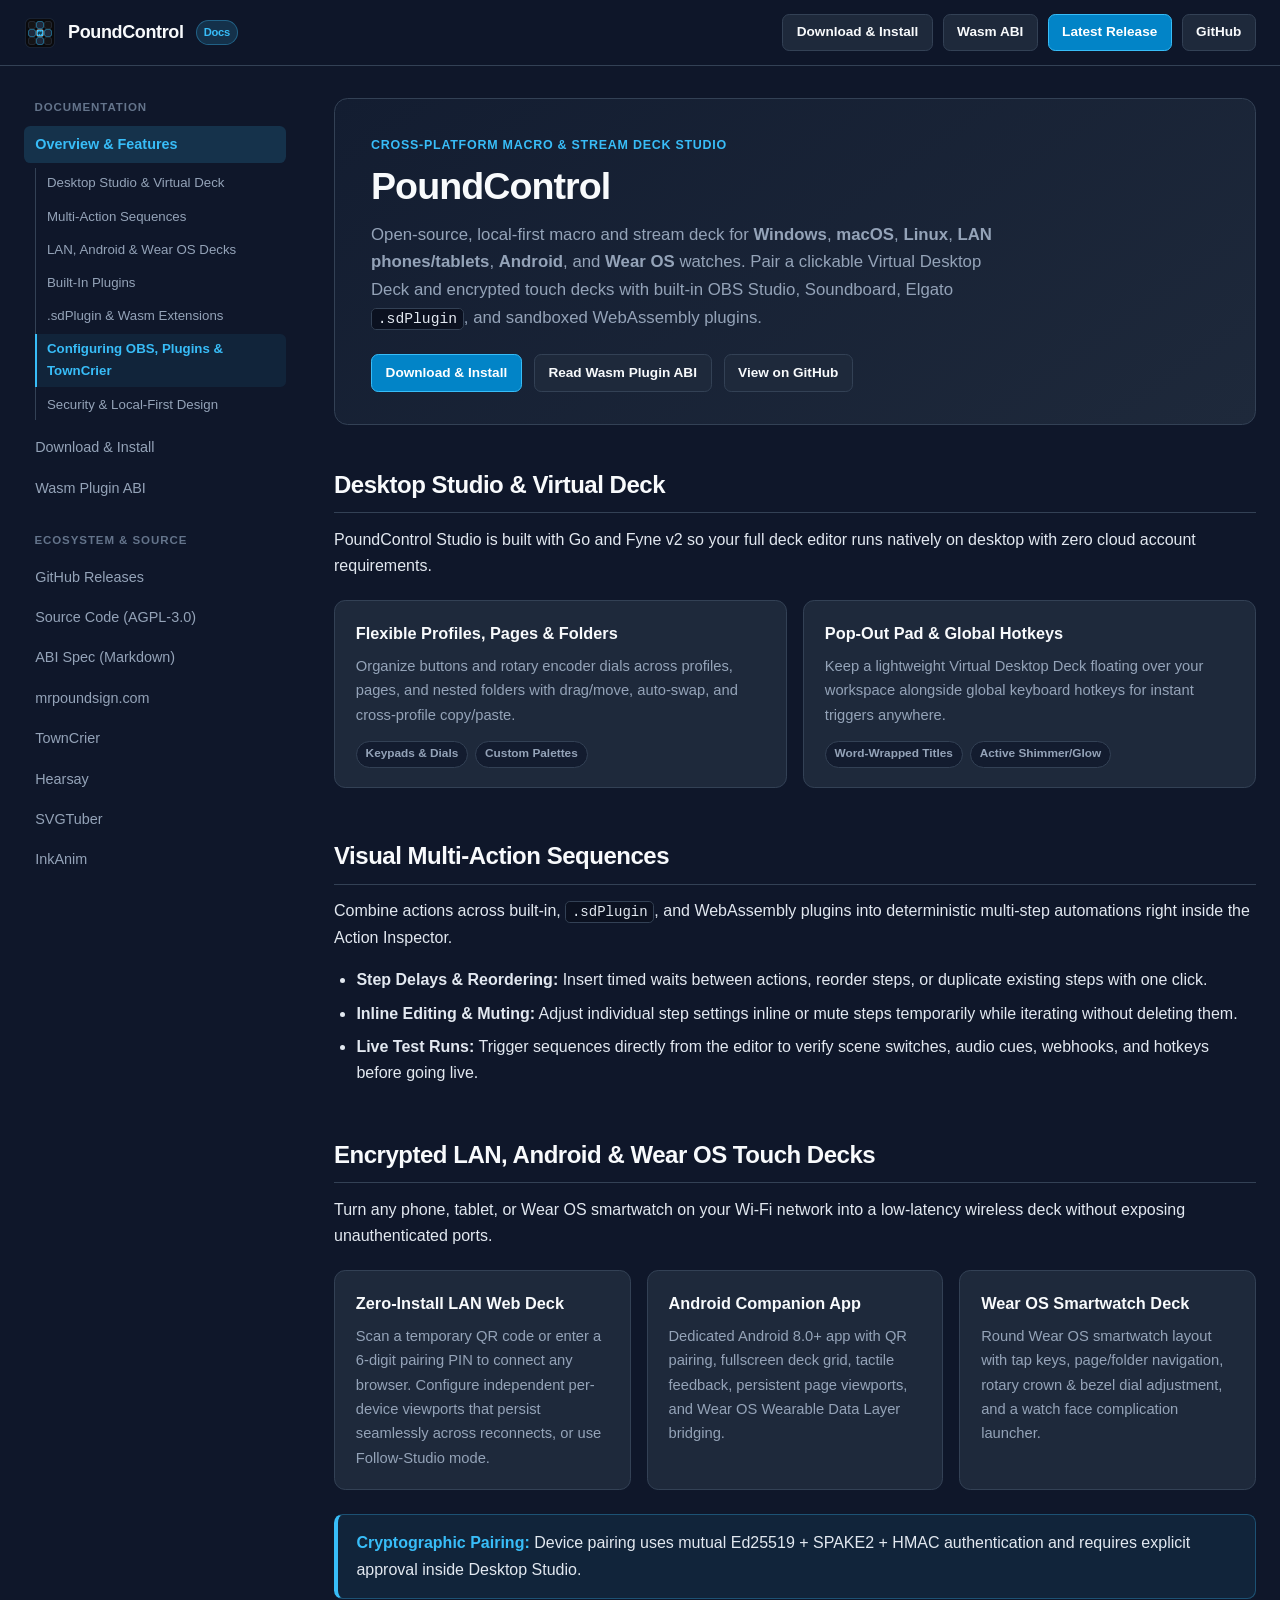
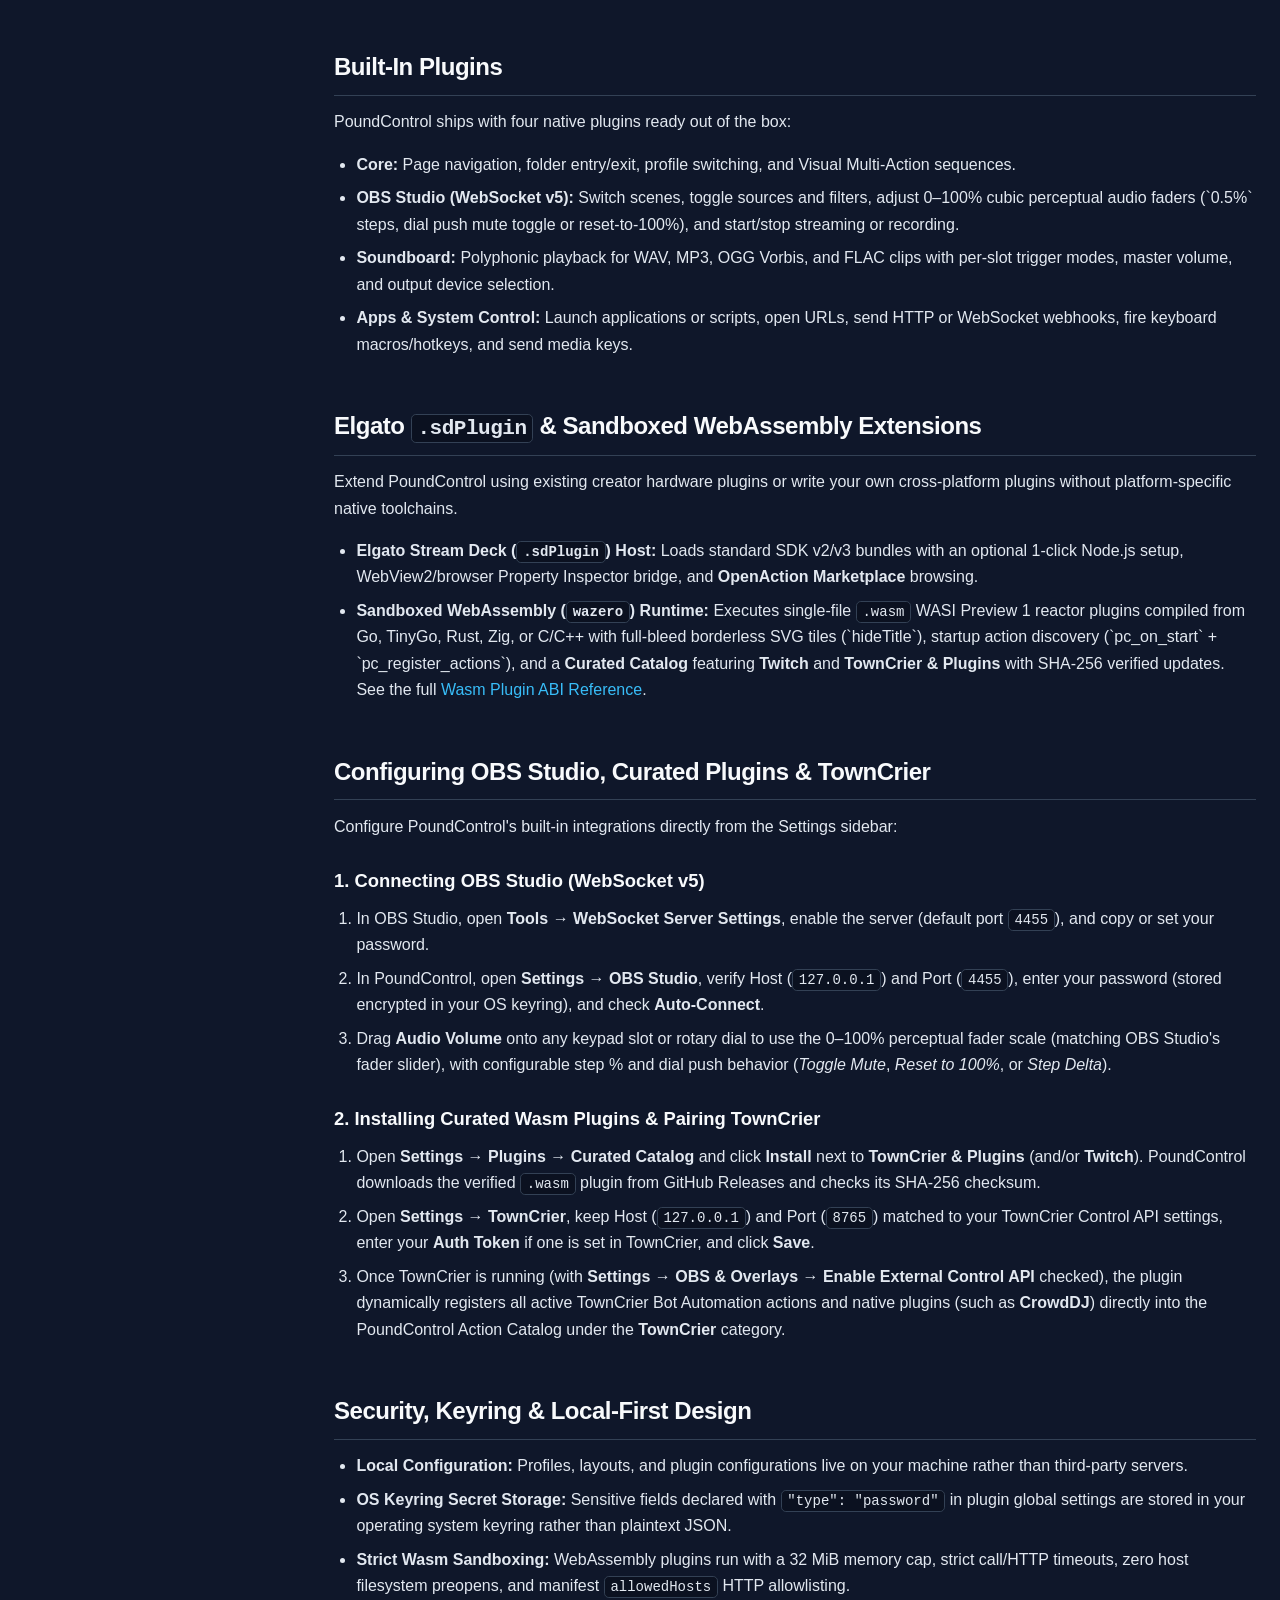
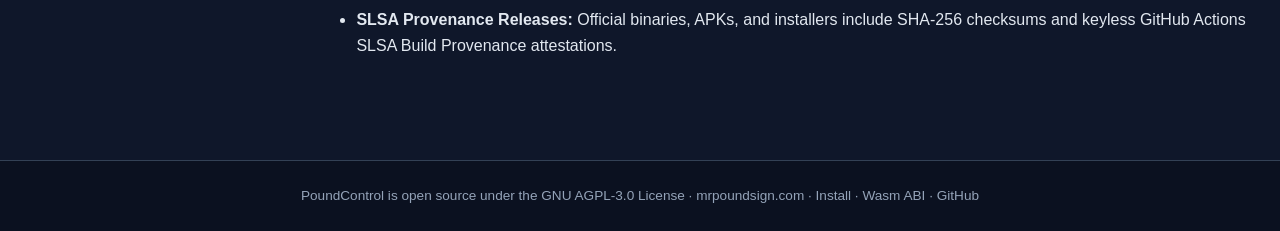
<file: docs/index.html>
<!DOCTYPE html>
<html lang="en">
<head>
  <meta charset="UTF-8">
  <meta name="viewport" content="width=device-width, initial-scale=1.0">
  <meta name="google-site-verification" content="RJ-0Jr9dzDzeXes7Bo1_Vgc5GKHw8R2ADLe-tBge_tU">
  <title>PoundControl — Cross-Platform Macro Deck, OBS Studio Controller &amp; Plugin Studio</title>
  <meta name="description" content="Open-source, local-first macro and stream deck for Windows, macOS, Linux, LAN browsers, Android, and Wear OS with OBS Studio, Soundboard, .sdPlugin, and sandboxed WebAssembly plugins.">
  <link rel="icon" type="image/png" href="icon.png">
  <link rel="stylesheet" href="site.css">
  <script src="site.js" defer></script>
</head>
<body>
  <a href="#main-content" class="skip-link visually-hidden">Skip to main content</a>

  <div class="app-shell">
    <header class="site-header">
      <div class="header-inner">
        <a href="index.html" class="brand-link">
          <img src="icon.png" alt="" class="brand-icon" width="32" height="32">
          <span>PoundControl</span>
          <span class="brand-badge">Docs</span>
        </a>
        <nav class="header-actions" aria-label="Primary actions">
          <a href="install.html" class="header-btn">Download &amp; Install</a>
          <a href="wasm-abi.html" class="header-btn">Wasm ABI</a>
          <a href="https://github.com/mrpoundsign/PoundControl/releases/latest" class="header-btn header-btn-primary">Latest Release</a>
          <a href="https://github.com/mrpoundsign/PoundControl" class="header-btn">GitHub</a>
        </nav>
      </div>
    </header>

    <div class="docs-layout">
      <aside class="sidebar" aria-label="Documentation navigation">
        <div class="sidebar-group">
          <p class="sidebar-heading">Documentation</p>
          <ul class="sidebar-nav">
            <li>
              <a href="index.html" aria-current="page">Overview &amp; Features</a>
              <ul class="sidebar-subnav" aria-label="On this page">
                <li><a href="#studio">Desktop Studio &amp; Virtual Deck</a></li>
                <li><a href="#multi-action">Multi-Action Sequences</a></li>
                <li><a href="#touch-decks">LAN, Android &amp; Wear OS Decks</a></li>
                <li><a href="#built-in">Built-In Plugins</a></li>
                <li><a href="#plugins">.sdPlugin &amp; Wasm Extensions</a></li>
                <li><a href="#configuration">Configuring OBS, Plugins &amp; TownCrier</a></li>
                <li><a href="#security">Security &amp; Local-First Design</a></li>
              </ul>
            </li>
            <li><a href="install.html">Download &amp; Install</a></li>
            <li><a href="wasm-abi.html">Wasm Plugin ABI</a></li>
          </ul>
        </div>

        <div class="sidebar-group">
          <p class="sidebar-heading">Ecosystem &amp; Source</p>
          <ul class="sidebar-nav">
            <li><a href="https://github.com/mrpoundsign/PoundControl/releases/latest">GitHub Releases</a></li>
            <li><a href="https://github.com/mrpoundsign/PoundControl">Source Code (AGPL-3.0)</a></li>
            <li><a href="https://github.com/mrpoundsign/PoundControl/blob/main/docs/WASM_PLUGIN_ABI.md">ABI Spec (Markdown)</a></li>
            <li><a href="https://mrpoundsign.com/">mrpoundsign.com</a></li>
            <li><a href="https://mrpoundsign.com/TownCrier/">TownCrier</a></li>
            <li><a href="https://mrpoundsign.com/Hearsay/">Hearsay</a></li>
            <li><a href="https://mrpoundsign.com/SVGTuber/">SVGTuber</a></li>
            <li><a href="https://mrpoundsign.com/InkAnim/">InkAnim</a></li>
          </ul>
        </div>
      </aside>

      <main id="main-content" class="doc-content">
        <section class="hero">
          <span class="hero-eyebrow">Cross-Platform Macro &amp; Stream Deck Studio</span>
          <h1>PoundControl</h1>
          <p class="hero-lead">
            Open-source, local-first macro and stream deck for <strong>Windows</strong>, <strong>macOS</strong>, <strong>Linux</strong>, <strong>LAN phones/tablets</strong>, <strong>Android</strong>, and <strong>Wear OS</strong> watches. Pair a clickable Virtual Desktop Deck and encrypted touch decks with built-in OBS Studio, Soundboard, Elgato <code>.sdPlugin</code>, and sandboxed WebAssembly plugins.
          </p>
          <div class="hero-actions">
            <a href="install.html" class="header-btn header-btn-primary">Download &amp; Install</a>
            <a href="wasm-abi.html" class="header-btn">Read Wasm Plugin ABI</a>
            <a href="https://github.com/mrpoundsign/PoundControl" class="header-btn">View on GitHub</a>
          </div>
        </section>

        <section id="studio" class="doc-section" tabindex="-1">
          <h2>Desktop Studio &amp; Virtual Deck</h2>
          <p>
            PoundControl Studio is built with Go and Fyne v2 so your full deck editor runs natively on desktop with zero cloud account requirements.
          </p>
          <div class="card-grid">
            <article class="card">
              <h3>Flexible Profiles, Pages &amp; Folders</h3>
              <p>Organize buttons and rotary encoder dials across profiles, pages, and nested folders with drag/move, auto-swap, and cross-profile copy/paste.</p>
              <div class="card-badges">
                <span class="pill">Keypads &amp; Dials</span>
                <span class="pill">Custom Palettes</span>
              </div>
            </article>
            <article class="card">
              <h3>Pop-Out Pad &amp; Global Hotkeys</h3>
              <p>Keep a lightweight Virtual Desktop Deck floating over your workspace alongside global keyboard hotkeys for instant triggers anywhere.</p>
              <div class="card-badges">
                <span class="pill">Word-Wrapped Titles</span>
                <span class="pill">Active Shimmer/Glow</span>
              </div>
            </article>
          </div>
        </section>

        <section id="multi-action" class="doc-section" tabindex="-1">
          <h2>Visual Multi-Action Sequences</h2>
          <p>
            Combine actions across built-in, <code>.sdPlugin</code>, and WebAssembly plugins into deterministic multi-step automations right inside the Action Inspector.
          </p>
          <ul>
            <li><strong>Step Delays &amp; Reordering:</strong> Insert timed waits between actions, reorder steps, or duplicate existing steps with one click.</li>
            <li><strong>Inline Editing &amp; Muting:</strong> Adjust individual step settings inline or mute steps temporarily while iterating without deleting them.</li>
            <li><strong>Live Test Runs:</strong> Trigger sequences directly from the editor to verify scene switches, audio cues, webhooks, and hotkeys before going live.</li>
          </ul>
        </section>

        <section id="touch-decks" class="doc-section" tabindex="-1">
          <h2>Encrypted LAN, Android &amp; Wear OS Touch Decks</h2>
          <p>
            Turn any phone, tablet, or Wear OS smartwatch on your Wi-Fi network into a low-latency wireless deck without exposing unauthenticated ports.
          </p>
          <div class="card-grid">
            <article class="card">
              <h3>Zero-Install LAN Web Deck</h3>
              <p>Scan a temporary QR code or enter a 6-digit pairing PIN to connect any browser. Configure independent per-device viewports that persist seamlessly across reconnects, or use Follow-Studio mode.</p>
            </article>
            <article class="card">
              <h3>Android Companion App</h3>
              <p>Dedicated Android 8.0+ app with QR pairing, fullscreen deck grid, tactile feedback, persistent page viewports, and Wear OS Wearable Data Layer bridging.</p>
            </article>
            <article class="card">
              <h3>Wear OS Smartwatch Deck</h3>
              <p>Round Wear OS smartwatch layout with tap keys, page/folder navigation, rotary crown &amp; bezel dial adjustment, and a watch face complication launcher.</p>
            </article>
          </div>
          <div class="callout">
            <strong>Cryptographic Pairing:</strong> Device pairing uses mutual Ed25519 + SPAKE2 + HMAC authentication and requires explicit approval inside Desktop Studio.
          </div>
        </section>

        <section id="built-in" class="doc-section" tabindex="-1">
          <h2>Built-In Plugins</h2>
          <p>PoundControl ships with four native plugins ready out of the box:</p>
          <ul>
            <li><strong>Core:</strong> Page navigation, folder entry/exit, profile switching, and Visual Multi-Action sequences.</li>
            <li><strong>OBS Studio (WebSocket v5):</strong> Switch scenes, toggle sources and filters, adjust 0&ndash;100% cubic perceptual audio faders (`0.5%` steps, dial push mute toggle or reset-to-100%), and start/stop streaming or recording.</li>
            <li><strong>Soundboard:</strong> Polyphonic playback for WAV, MP3, OGG Vorbis, and FLAC clips with per-slot trigger modes, master volume, and output device selection.</li>
            <li><strong>Apps &amp; System Control:</strong> Launch applications or scripts, open URLs, send HTTP or WebSocket webhooks, fire keyboard macros/hotkeys, and send media keys.</li>
          </ul>
        </section>

        <section id="plugins" class="doc-section" tabindex="-1">
          <h2>Elgato <code>.sdPlugin</code> &amp; Sandboxed WebAssembly Extensions</h2>
          <p>
            Extend PoundControl using existing creator hardware plugins or write your own cross-platform plugins without platform-specific native toolchains.
          </p>
          <ul>
            <li><strong>Elgato Stream Deck (<code>.sdPlugin</code>) Host:</strong> Loads standard SDK v2/v3 bundles with an optional 1-click Node.js setup, WebView2/browser Property Inspector bridge, and <strong>OpenAction Marketplace</strong> browsing.</li>
            <li><strong>Sandboxed WebAssembly (<code>wazero</code>) Runtime:</strong> Executes single-file <code>.wasm</code> WASI Preview 1 reactor plugins compiled from Go, TinyGo, Rust, Zig, or C/C++ with full-bleed borderless SVG tiles (`hideTitle`), startup action discovery (`pc_on_start` + `pc_register_actions`), and a <strong>Curated Catalog</strong> featuring <strong>Twitch</strong> and <strong>TownCrier &amp; Plugins</strong> with SHA-256 verified updates. See the full <a href="wasm-abi.html">Wasm Plugin ABI Reference</a>.</li>
          </ul>
        </section>

        <section id="configuration" class="doc-section" tabindex="-1">
          <h2>Configuring OBS Studio, Curated Plugins &amp; TownCrier</h2>
          <p>Configure PoundControl's built-in integrations directly from the Settings sidebar:</p>
          <h3>1. Connecting OBS Studio (WebSocket v5)</h3>
          <ol>
            <li>In OBS Studio, open <strong>Tools &rarr; WebSocket Server Settings</strong>, enable the server (default port <code>4455</code>), and copy or set your password.</li>
            <li>In PoundControl, open <strong>Settings &rarr; OBS Studio</strong>, verify Host (<code>127.0.0.1</code>) and Port (<code>4455</code>), enter your password (stored encrypted in your OS keyring), and check <strong>Auto-Connect</strong>.</li>
            <li>Drag <strong>Audio Volume</strong> onto any keypad slot or rotary dial to use the 0&ndash;100% perceptual fader scale (matching OBS Studio's fader slider), with configurable step % and dial push behavior (<em>Toggle Mute</em>, <em>Reset to 100%</em>, or <em>Step Delta</em>).</li>
          </ol>
          <h3>2. Installing Curated Wasm Plugins &amp; Pairing TownCrier</h3>
          <ol>
            <li>Open <strong>Settings &rarr; Plugins &rarr; Curated Catalog</strong> and click <strong>Install</strong> next to <strong>TownCrier &amp; Plugins</strong> (and/or <strong>Twitch</strong>). PoundControl downloads the verified <code>.wasm</code> plugin from GitHub Releases and checks its SHA-256 checksum.</li>
            <li>Open <strong>Settings &rarr; TownCrier</strong>, keep Host (<code>127.0.0.1</code>) and Port (<code>8765</code>) matched to your TownCrier Control API settings, enter your <strong>Auth Token</strong> if one is set in TownCrier, and click <strong>Save</strong>.</li>
            <li>Once TownCrier is running (with <strong>Settings &rarr; OBS &amp; Overlays &rarr; Enable External Control API</strong> checked), the plugin dynamically registers all active TownCrier Bot Automation actions and native plugins (such as <strong>CrowdDJ</strong>) directly into the PoundControl Action Catalog under the <strong>TownCrier</strong> category.</li>
          </ol>
        </section>

        <section id="security" class="doc-section" tabindex="-1">
          <h2>Security, Keyring &amp; Local-First Design</h2>
          <ul>
            <li><strong>Local Configuration:</strong> Profiles, layouts, and plugin configurations live on your machine rather than third-party servers.</li>
            <li><strong>OS Keyring Secret Storage:</strong> Sensitive fields declared with <code>"type": "password"</code> in plugin global settings are stored in your operating system keyring rather than plaintext JSON.</li>
            <li><strong>Strict Wasm Sandboxing:</strong> WebAssembly plugins run with a 32 MiB memory cap, strict call/HTTP timeouts, zero host filesystem preopens, and manifest <code>allowedHosts</code> HTTP allowlisting.</li>
            <li><strong>SLSA Provenance Releases:</strong> Official binaries, APKs, and installers include SHA-256 checksums and keyless GitHub Actions SLSA Build Provenance attestations.</li>
          </ul>
        </section>
      </main>
    </div>

    <footer class="site-footer">
      PoundControl is open source under the <a href="https://github.com/mrpoundsign/PoundControl/blob/main/LICENSE">GNU AGPL-3.0 License</a> &middot;
      <a href="https://mrpoundsign.com/">mrpoundsign.com</a> &middot;
      <a href="install.html">Install</a> &middot;
      <a href="wasm-abi.html">Wasm ABI</a> &middot;
      <a href="https://github.com/mrpoundsign/PoundControl">GitHub</a>
    </footer>
  </div>
</body>
</html>
</file>
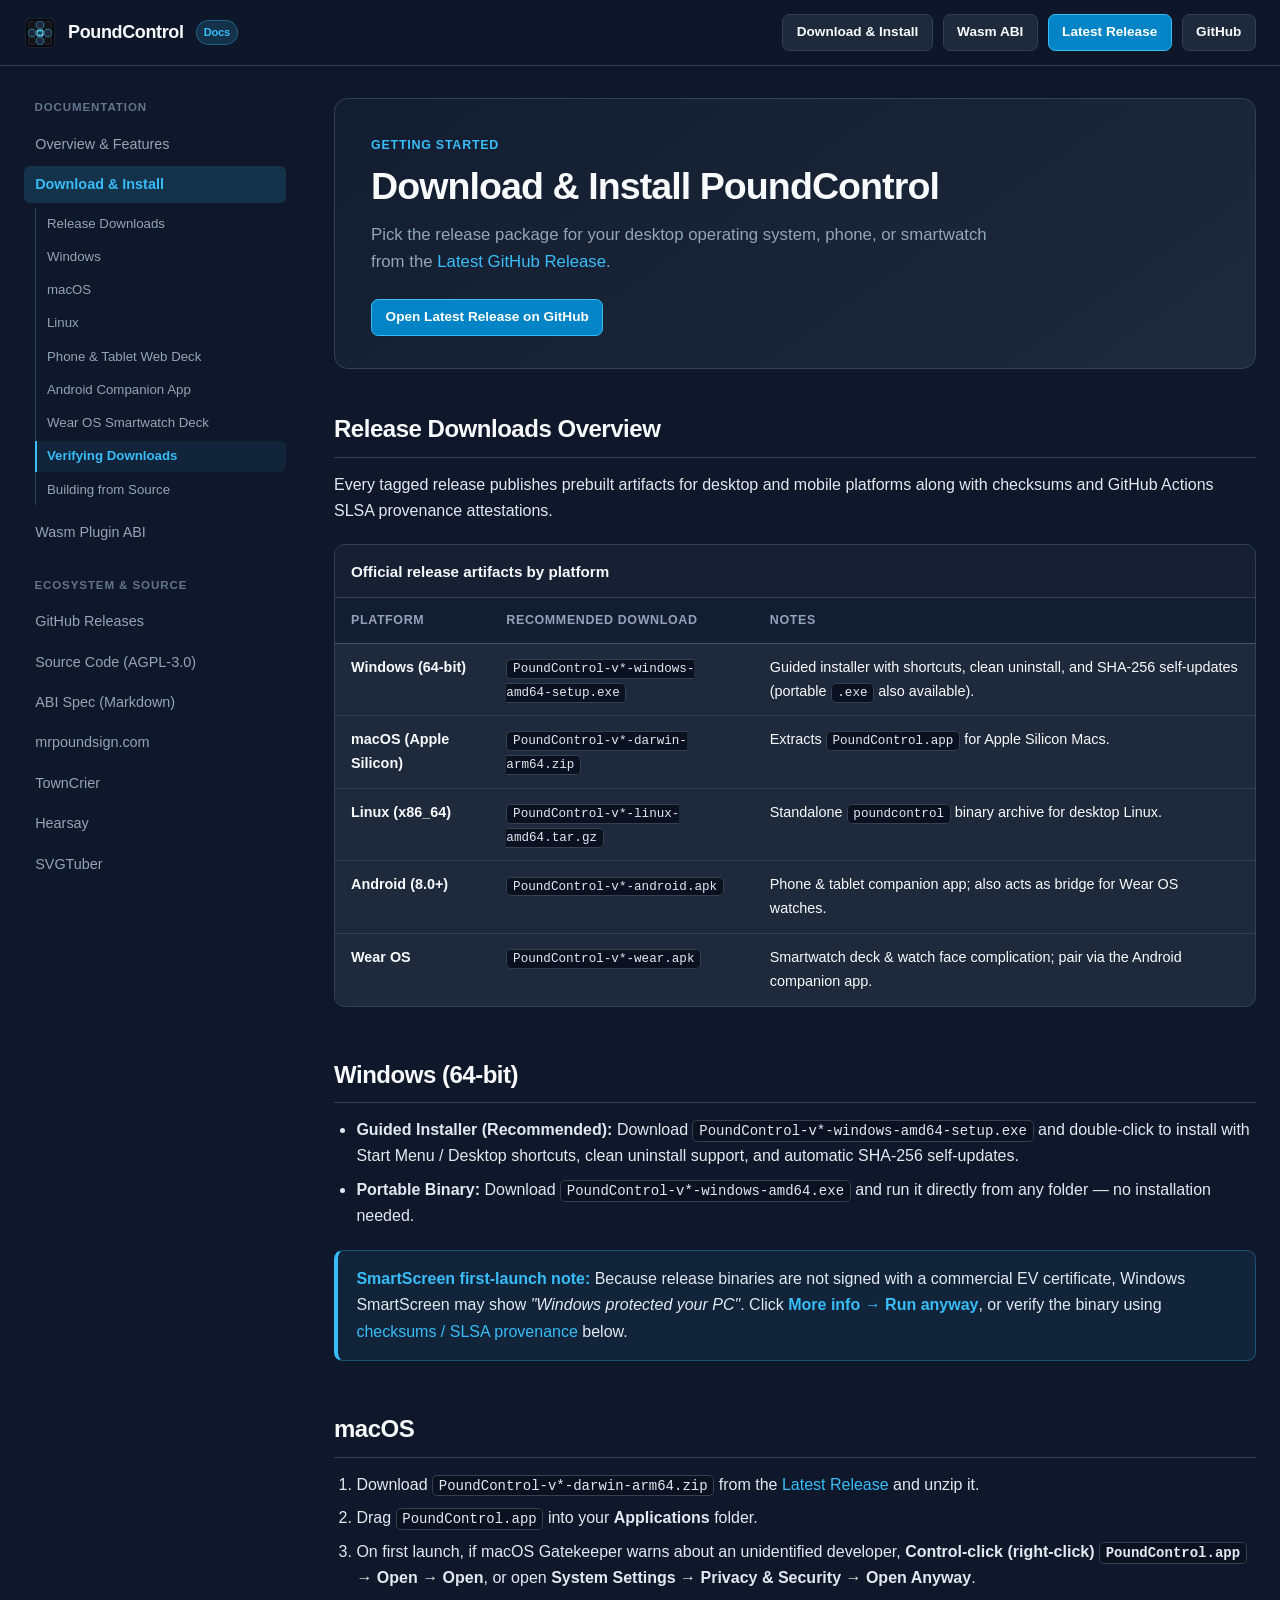
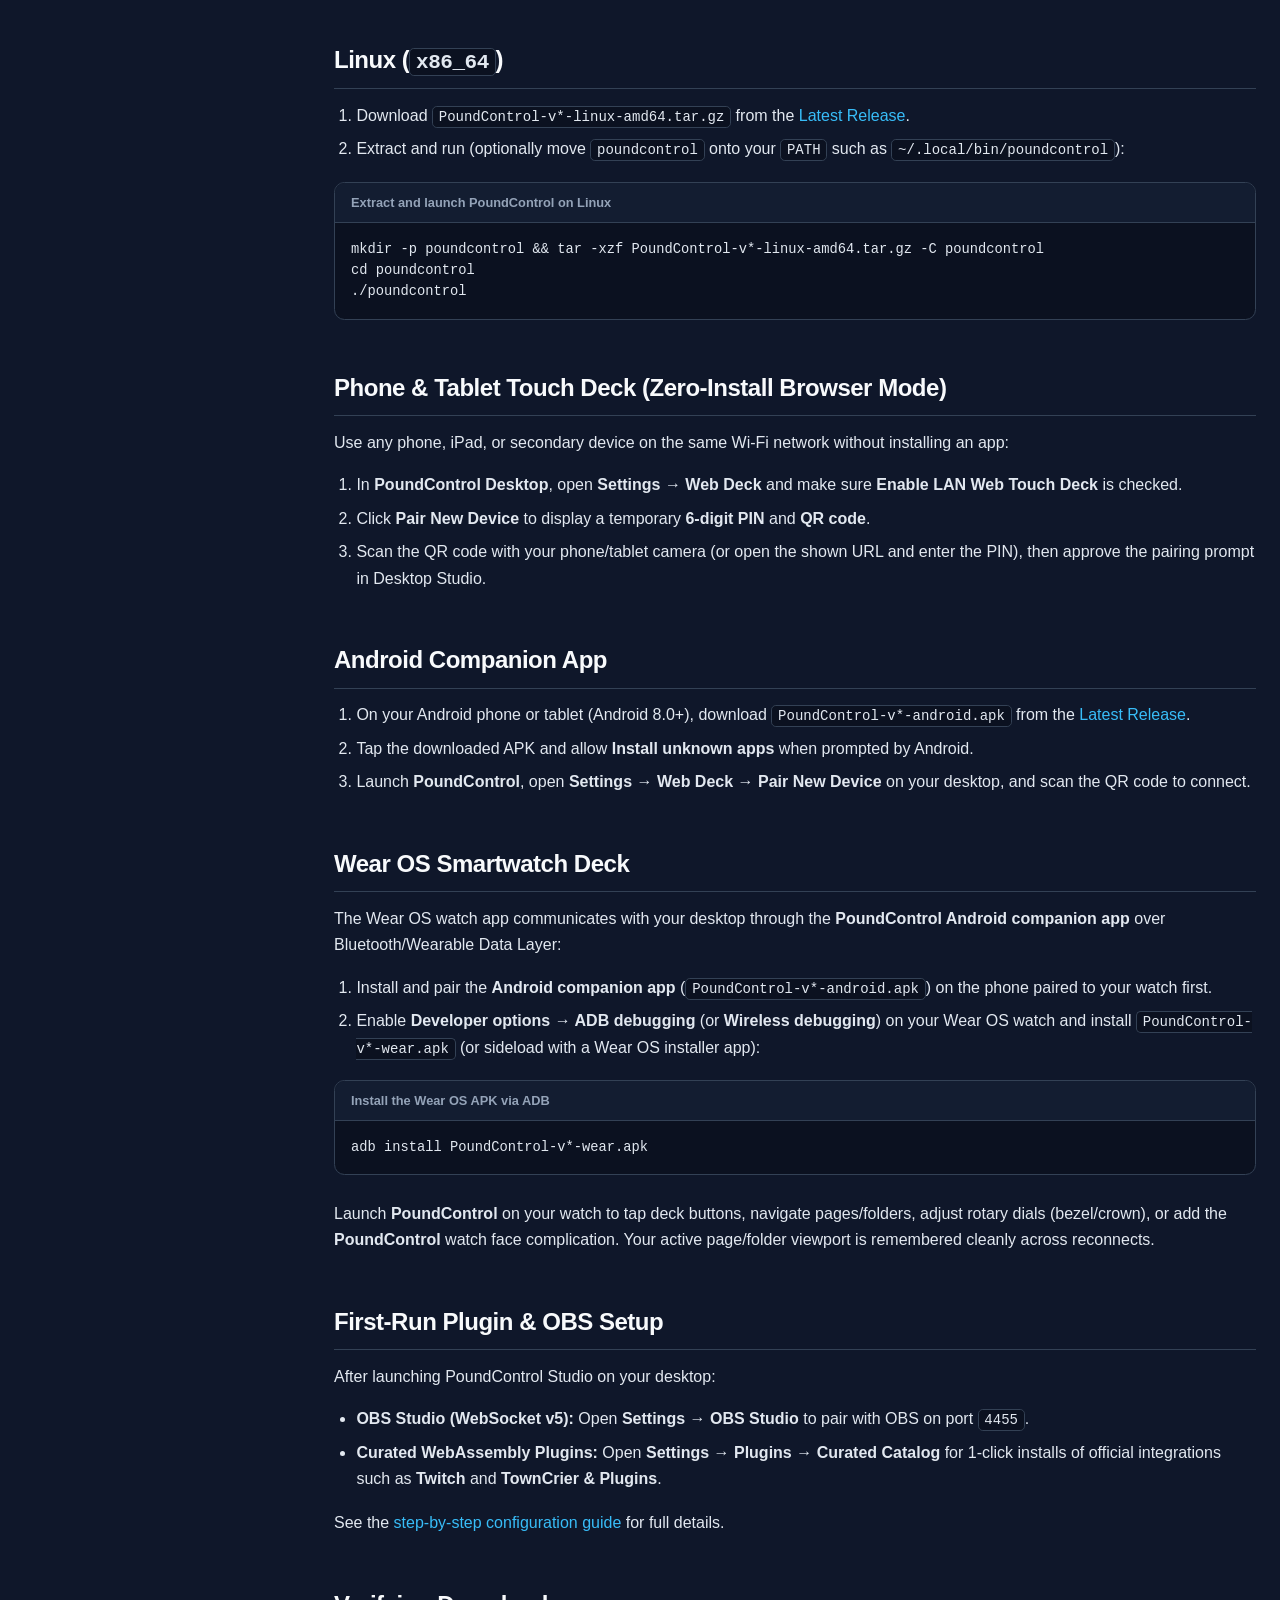
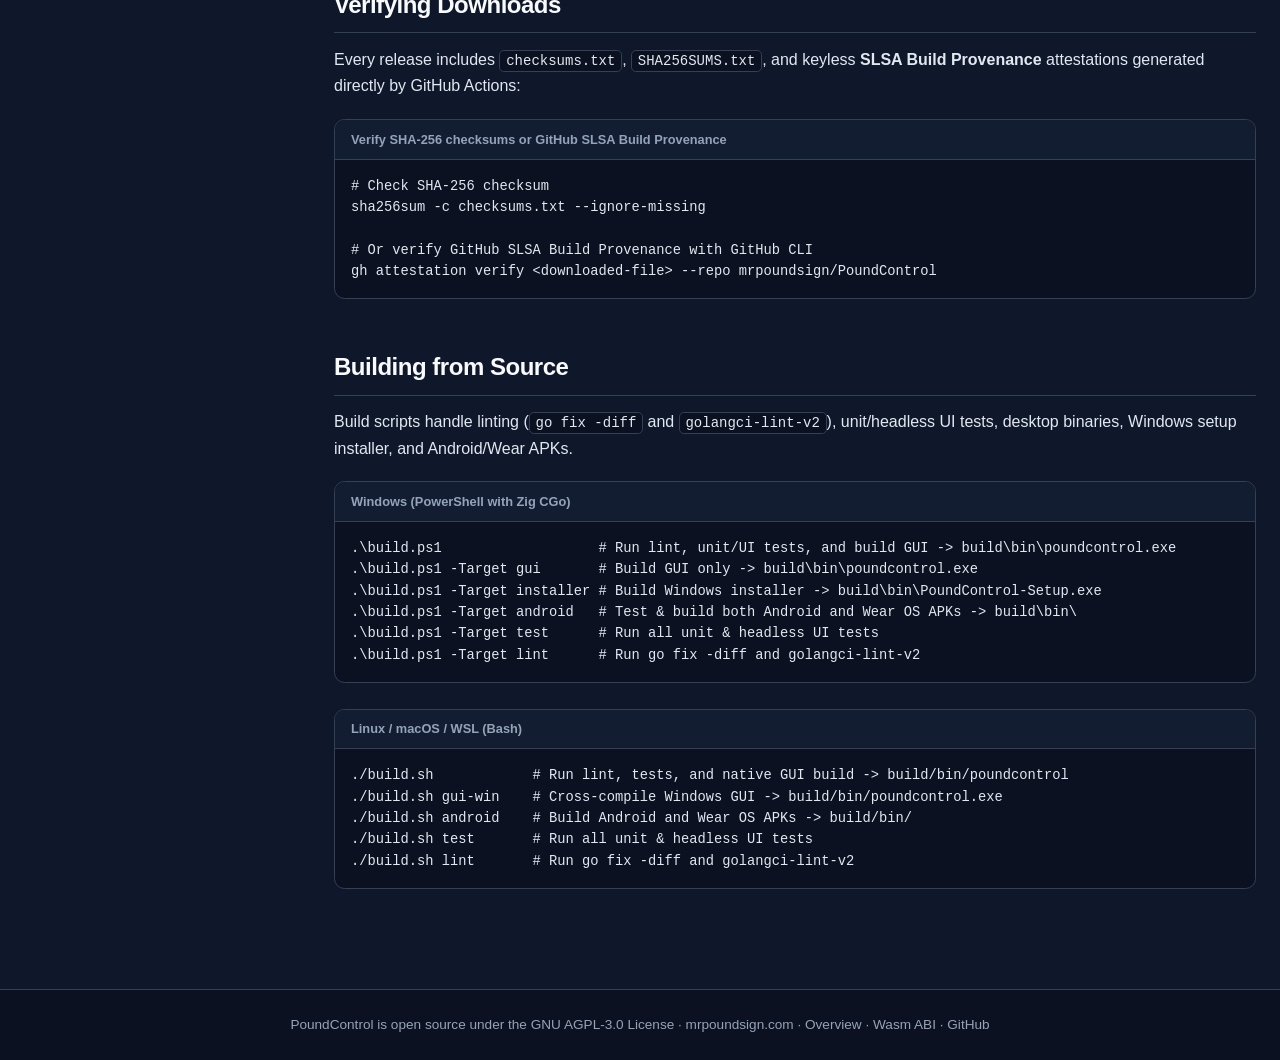
<file: docs/install.html>
<!DOCTYPE html>
<html lang="en">
<head>
  <meta charset="UTF-8">
  <meta name="viewport" content="width=device-width, initial-scale=1.0">
  <meta name="google-site-verification" content="RJ-0Jr9dzDzeXes7Bo1_Vgc5GKHw8R2ADLe-tBge_tU">
  <title>Download &amp; Install — PoundControl Documentation</title>
  <meta name="description" content="Download and install PoundControl on Windows, macOS, Linux, LAN browsers, Android, and Wear OS, plus checksum verification and building from source.">
  <link rel="icon" type="image/png" href="icon.png">
  <link rel="stylesheet" href="site.css">
  <script src="site.js" defer></script>
</head>
<body>
  <a href="#main-content" class="skip-link visually-hidden">Skip to main content</a>

  <div class="app-shell">
    <header class="site-header">
      <div class="header-inner">
        <a href="index.html" class="brand-link">
          <img src="icon.png" alt="" class="brand-icon" width="32" height="32">
          <span>PoundControl</span>
          <span class="brand-badge">Docs</span>
        </a>
        <nav class="header-actions" aria-label="Primary actions">
          <a href="install.html" class="header-btn">Download &amp; Install</a>
          <a href="wasm-abi.html" class="header-btn">Wasm ABI</a>
          <a href="https://github.com/mrpoundsign/PoundControl/releases/latest" class="header-btn header-btn-primary">Latest Release</a>
          <a href="https://github.com/mrpoundsign/PoundControl" class="header-btn">GitHub</a>
        </nav>
      </div>
    </header>

    <div class="docs-layout">
      <aside class="sidebar" aria-label="Documentation navigation">
        <div class="sidebar-group">
          <p class="sidebar-heading">Documentation</p>
          <ul class="sidebar-nav">
            <li><a href="index.html">Overview &amp; Features</a></li>
            <li>
              <a href="install.html" aria-current="page">Download &amp; Install</a>
              <ul class="sidebar-subnav" aria-label="On this page">
                <li><a href="#downloads">Release Downloads</a></li>
                <li><a href="#windows">Windows</a></li>
                <li><a href="#macos">macOS</a></li>
                <li><a href="#linux">Linux</a></li>
                <li><a href="#web-deck">Phone &amp; Tablet Web Deck</a></li>
                <li><a href="#android">Android Companion App</a></li>
                <li><a href="#wear-os">Wear OS Smartwatch Deck</a></li>
                <li><a href="#verify">Verifying Downloads</a></li>
                <li><a href="#source">Building from Source</a></li>
              </ul>
            </li>
            <li><a href="wasm-abi.html">Wasm Plugin ABI</a></li>
          </ul>
        </div>

        <div class="sidebar-group">
          <p class="sidebar-heading">Ecosystem &amp; Source</p>
          <ul class="sidebar-nav">
            <li><a href="https://github.com/mrpoundsign/PoundControl/releases/latest">GitHub Releases</a></li>
            <li><a href="https://github.com/mrpoundsign/PoundControl">Source Code (AGPL-3.0)</a></li>
            <li><a href="https://github.com/mrpoundsign/PoundControl/blob/main/docs/WASM_PLUGIN_ABI.md">ABI Spec (Markdown)</a></li>
            <li><a href="https://mrpoundsign.com/">mrpoundsign.com</a></li>
            <li><a href="https://mrpoundsign.com/TownCrier/">TownCrier</a></li>
            <li><a href="https://mrpoundsign.com/Hearsay/">Hearsay</a></li>
            <li><a href="https://mrpoundsign.com/SVGTuber/">SVGTuber</a></li>
            <li><a href="https://mrpoundsign.com/InkAnim/">InkAnim</a></li>
          </ul>
        </div>
      </aside>

      <main id="main-content" class="doc-content">
        <section class="hero">
          <span class="hero-eyebrow">Getting Started</span>
          <h1>Download &amp; Install PoundControl</h1>
          <p class="hero-lead">
            Pick the release package for your desktop operating system, phone, or smartwatch from the <a href="https://github.com/mrpoundsign/PoundControl/releases/latest">Latest GitHub Release</a>.
          </p>
          <div class="hero-actions">
            <a href="https://github.com/mrpoundsign/PoundControl/releases/latest" class="header-btn header-btn-primary">Open Latest Release on GitHub</a>
          </div>
        </section>

        <section id="downloads" class="doc-section" tabindex="-1">
          <h2>Release Downloads Overview</h2>
          <p>
            Every tagged release publishes prebuilt artifacts for desktop and mobile platforms along with checksums and GitHub Actions SLSA provenance attestations.
          </p>

          <div tabindex="0" role="region" aria-labelledby="tbl-downloads-caption" class="table-wrapper">
            <table class="api-table table-downloads">
              <caption id="tbl-downloads-caption">Official release artifacts by platform</caption>
              <thead>
                <tr>
                  <th scope="col">Platform</th>
                  <th scope="col">Recommended Download</th>
                  <th scope="col">Notes</th>
                </tr>
              </thead>
              <tbody>
                <tr>
                  <th scope="row">Windows (64-bit)</th>
                  <td><code>PoundControl-v*-windows-amd64-setup.exe</code></td>
                  <td>Guided installer with shortcuts, clean uninstall, and SHA-256 self-updates (portable <code>.exe</code> also available).</td>
                </tr>
                <tr>
                  <th scope="row">macOS (Apple Silicon)</th>
                  <td><code>PoundControl-v*-darwin-arm64.zip</code></td>
                  <td>Extracts <code>PoundControl.app</code> for Apple Silicon Macs.</td>
                </tr>
                <tr>
                  <th scope="row">Linux (x86_64)</th>
                  <td><code>PoundControl-v*-linux-amd64.tar.gz</code></td>
                  <td>Standalone <code>poundcontrol</code> binary archive for desktop Linux.</td>
                </tr>
                <tr>
                  <th scope="row">Android (8.0+)</th>
                  <td><code>PoundControl-v*-android.apk</code></td>
                  <td>Phone &amp; tablet companion app; also acts as bridge for Wear OS watches.</td>
                </tr>
                <tr>
                  <th scope="row">Wear OS</th>
                  <td><code>PoundControl-v*-wear.apk</code></td>
                  <td>Smartwatch deck &amp; watch face complication; pair via the Android companion app.</td>
                </tr>
              </tbody>
            </table>
          </div>
        </section>

        <section id="windows" class="doc-section" tabindex="-1">
          <h2>Windows (64-bit)</h2>
          <ul>
            <li><strong>Guided Installer (Recommended):</strong> Download <code>PoundControl-v*-windows-amd64-setup.exe</code> and double-click to install with Start Menu / Desktop shortcuts, clean uninstall support, and automatic SHA-256 self-updates.</li>
            <li><strong>Portable Binary:</strong> Download <code>PoundControl-v*-windows-amd64.exe</code> and run it directly from any folder — no installation needed.</li>
          </ul>
          <div class="callout">
            <strong>SmartScreen first-launch note:</strong> Because release binaries are not signed with a commercial EV certificate, Windows SmartScreen may show <em>"Windows protected your PC"</em>. Click <strong>More info &rarr; Run anyway</strong>, or verify the binary using <a href="#verify">checksums / SLSA provenance</a> below.
          </div>
        </section>

        <section id="macos" class="doc-section" tabindex="-1">
          <h2>macOS</h2>
          <ol>
            <li>Download <code>PoundControl-v*-darwin-arm64.zip</code> from the <a href="https://github.com/mrpoundsign/PoundControl/releases/latest">Latest Release</a> and unzip it.</li>
            <li>Drag <code>PoundControl.app</code> into your <strong>Applications</strong> folder.</li>
            <li>On first launch, if macOS Gatekeeper warns about an unidentified developer, <strong>Control-click (right-click) <code>PoundControl.app</code> &rarr; Open &rarr; Open</strong>, or open <strong>System Settings &rarr; Privacy &amp; Security &rarr; Open Anyway</strong>.</li>
          </ol>
        </section>

        <section id="linux" class="doc-section" tabindex="-1">
          <h2>Linux (<code>x86_64</code>)</h2>
          <ol>
            <li>Download <code>PoundControl-v*-linux-amd64.tar.gz</code> from the <a href="https://github.com/mrpoundsign/PoundControl/releases/latest">Latest Release</a>.</li>
            <li>Extract and run (optionally move <code>poundcontrol</code> onto your <code>PATH</code> such as <code>~/.local/bin/poundcontrol</code>):</li>
          </ol>

          <figure class="code-figure">
            <figcaption>Extract and launch PoundControl on Linux</figcaption>
            <div class="copyable">
              <pre><code id="code-linux-install">mkdir -p poundcontrol &amp;&amp; tar -xzf PoundControl-v*-linux-amd64.tar.gz -C poundcontrol
cd poundcontrol
./poundcontrol</code></pre>
              <button type="button" class="copy-button" command="--copy" commandfor="code-linux-install" aria-label="Copy code snippet">
                <svg class="icon-copy" width="16" height="16" viewBox="0 0 24 24" fill="none" stroke="currentColor" stroke-width="2" aria-hidden="true">
                  <rect x="9" y="9" width="13" height="13" rx="2" ry="2"></rect>
                  <path d="M5 15H4a2 2 0 0 1-2-2V4a2 2 0 0 1 2-2h9a2 2 0 0 1 2 2v1"></path>
                </svg>
                <svg class="icon-check" width="16" height="16" viewBox="0 0 24 24" fill="none" stroke="currentColor" stroke-width="2" aria-hidden="true">
                  <polyline points="20 6 9 17 4 12"></polyline>
                </svg>
              </button>
              <span class="tip" role="status"></span>
            </div>
          </figure>
        </section>

        <section id="web-deck" class="doc-section" tabindex="-1">
          <h2>Phone &amp; Tablet Touch Deck (Zero-Install Browser Mode)</h2>
          <p>Use any phone, iPad, or secondary device on the same Wi-Fi network without installing an app:</p>
          <ol>
            <li>In <strong>PoundControl Desktop</strong>, open <strong>Settings &rarr; Web Deck</strong> and make sure <strong>Enable LAN Web Touch Deck</strong> is checked.</li>
            <li>Click <strong>Pair New Device</strong> to display a temporary <strong>6-digit PIN</strong> and <strong>QR code</strong>.</li>
            <li>Scan the QR code with your phone/tablet camera (or open the shown URL and enter the PIN), then approve the pairing prompt in Desktop Studio.</li>
          </ol>
        </section>

        <section id="android" class="doc-section" tabindex="-1">
          <h2>Android Companion App</h2>
          <ol>
            <li>On your Android phone or tablet (Android 8.0+), download <code>PoundControl-v*-android.apk</code> from the <a href="https://github.com/mrpoundsign/PoundControl/releases/latest">Latest Release</a>.</li>
            <li>Tap the downloaded APK and allow <strong>Install unknown apps</strong> when prompted by Android.</li>
            <li>Launch <strong>PoundControl</strong>, open <strong>Settings &rarr; Web Deck &rarr; Pair New Device</strong> on your desktop, and scan the QR code to connect.</li>
          </ol>
        </section>

        <section id="wear-os" class="doc-section" tabindex="-1">
          <h2>Wear OS Smartwatch Deck</h2>
          <p>The Wear OS watch app communicates with your desktop through the <strong>PoundControl Android companion app</strong> over Bluetooth/Wearable Data Layer:</p>
          <ol>
            <li>Install and pair the <strong>Android companion app</strong> (<code>PoundControl-v*-android.apk</code>) on the phone paired to your watch first.</li>
            <li>Enable <strong>Developer options &rarr; ADB debugging</strong> (or <strong>Wireless debugging</strong>) on your Wear OS watch and install <code>PoundControl-v*-wear.apk</code> (or sideload with a Wear OS installer app):</li>
          </ol>

          <figure class="code-figure">
            <figcaption>Install the Wear OS APK via ADB</figcaption>
            <div class="copyable">
              <pre><code id="code-wear-adb">adb install PoundControl-v*-wear.apk</code></pre>
              <button type="button" class="copy-button" command="--copy" commandfor="code-wear-adb" aria-label="Copy code snippet">
                <svg class="icon-copy" width="16" height="16" viewBox="0 0 24 24" fill="none" stroke="currentColor" stroke-width="2" aria-hidden="true">
                  <rect x="9" y="9" width="13" height="13" rx="2" ry="2"></rect>
                  <path d="M5 15H4a2 2 0 0 1-2-2V4a2 2 0 0 1 2-2h9a2 2 0 0 1 2 2v1"></path>
                </svg>
                <svg class="icon-check" width="16" height="16" viewBox="0 0 24 24" fill="none" stroke="currentColor" stroke-width="2" aria-hidden="true">
                  <polyline points="20 6 9 17 4 12"></polyline>
                </svg>
              </button>
              <span class="tip" role="status"></span>
            </div>
          </figure>

          <p>Launch <strong>PoundControl</strong> on your watch to tap deck buttons, navigate pages/folders, adjust rotary dials (bezel/crown), or add the <strong>PoundControl</strong> watch face complication. Your active page/folder viewport is remembered cleanly across reconnects.</p>
        </section>

        <section id="first-run" class="doc-section" tabindex="-1">
          <h2>First-Run Plugin &amp; OBS Setup</h2>
          <p>After launching PoundControl Studio on your desktop:</p>
          <ul>
            <li><strong>OBS Studio (WebSocket v5):</strong> Open <strong>Settings &rarr; OBS Studio</strong> to pair with OBS on port <code>4455</code>.</li>
            <li><strong>Curated WebAssembly Plugins:</strong> Open <strong>Settings &rarr; Plugins &rarr; Curated Catalog</strong> for 1-click installs of official integrations such as <strong>Twitch</strong> and <strong>TownCrier &amp; Plugins</strong>.</li>
          </ul>
          <p>See the <a href="index.html#configuration">step-by-step configuration guide</a> for full details.</p>
        </section>

        <section id="verify" class="doc-section" tabindex="-1">
          <h2>Verifying Downloads</h2>
          <p>Every release includes <code>checksums.txt</code>, <code>SHA256SUMS.txt</code>, and keyless <strong>SLSA Build Provenance</strong> attestations generated directly by GitHub Actions:</p>

          <figure class="code-figure">
            <figcaption>Verify SHA-256 checksums or GitHub SLSA Build Provenance</figcaption>
            <div class="copyable">
              <pre><code id="code-verify-release"># Check SHA-256 checksum
sha256sum -c checksums.txt --ignore-missing

# Or verify GitHub SLSA Build Provenance with GitHub CLI
gh attestation verify &lt;downloaded-file&gt; --repo mrpoundsign/PoundControl</code></pre>
              <button type="button" class="copy-button" command="--copy" commandfor="code-verify-release" aria-label="Copy code snippet">
                <svg class="icon-copy" width="16" height="16" viewBox="0 0 24 24" fill="none" stroke="currentColor" stroke-width="2" aria-hidden="true">
                  <rect x="9" y="9" width="13" height="13" rx="2" ry="2"></rect>
                  <path d="M5 15H4a2 2 0 0 1-2-2V4a2 2 0 0 1 2-2h9a2 2 0 0 1 2 2v1"></path>
                </svg>
                <svg class="icon-check" width="16" height="16" viewBox="0 0 24 24" fill="none" stroke="currentColor" stroke-width="2" aria-hidden="true">
                  <polyline points="20 6 9 17 4 12"></polyline>
                </svg>
              </button>
              <span class="tip" role="status"></span>
            </div>
          </figure>
        </section>

        <section id="source" class="doc-section" tabindex="-1">
          <h2>Building from Source</h2>
          <p>Build scripts handle linting (<code>go fix -diff</code> and <code>golangci-lint-v2</code>), unit/headless UI tests, desktop binaries, Windows setup installer, and Android/Wear APKs.</p>

          <figure class="code-figure">
            <figcaption>Windows (PowerShell with Zig CGo)</figcaption>
            <div class="copyable">
              <pre><code id="code-build-ps1">.\build.ps1                   # Run lint, unit/UI tests, and build GUI -&gt; build\bin\poundcontrol.exe
.\build.ps1 -Target gui       # Build GUI only -&gt; build\bin\poundcontrol.exe
.\build.ps1 -Target installer # Build Windows installer -&gt; build\bin\PoundControl-Setup.exe
.\build.ps1 -Target android   # Test &amp; build both Android and Wear OS APKs -&gt; build\bin\
.\build.ps1 -Target test      # Run all unit &amp; headless UI tests
.\build.ps1 -Target lint      # Run go fix -diff and golangci-lint-v2</code></pre>
              <button type="button" class="copy-button" command="--copy" commandfor="code-build-ps1" aria-label="Copy code snippet">
                <svg class="icon-copy" width="16" height="16" viewBox="0 0 24 24" fill="none" stroke="currentColor" stroke-width="2" aria-hidden="true">
                  <rect x="9" y="9" width="13" height="13" rx="2" ry="2"></rect>
                  <path d="M5 15H4a2 2 0 0 1-2-2V4a2 2 0 0 1 2-2h9a2 2 0 0 1 2 2v1"></path>
                </svg>
                <svg class="icon-check" width="16" height="16" viewBox="0 0 24 24" fill="none" stroke="currentColor" stroke-width="2" aria-hidden="true">
                  <polyline points="20 6 9 17 4 12"></polyline>
                </svg>
              </button>
              <span class="tip" role="status"></span>
            </div>
          </figure>

          <figure class="code-figure">
            <figcaption>Linux / macOS / WSL (Bash)</figcaption>
            <div class="copyable">
              <pre><code id="code-build-sh">./build.sh            # Run lint, tests, and native GUI build -&gt; build/bin/poundcontrol
./build.sh gui-win    # Cross-compile Windows GUI -&gt; build/bin/poundcontrol.exe
./build.sh android    # Build Android and Wear OS APKs -&gt; build/bin/
./build.sh test       # Run all unit &amp; headless UI tests
./build.sh lint       # Run go fix -diff and golangci-lint-v2</code></pre>
              <button type="button" class="copy-button" command="--copy" commandfor="code-build-sh" aria-label="Copy code snippet">
                <svg class="icon-copy" width="16" height="16" viewBox="0 0 24 24" fill="none" stroke="currentColor" stroke-width="2" aria-hidden="true">
                  <rect x="9" y="9" width="13" height="13" rx="2" ry="2"></rect>
                  <path d="M5 15H4a2 2 0 0 1-2-2V4a2 2 0 0 1 2-2h9a2 2 0 0 1 2 2v1"></path>
                </svg>
                <svg class="icon-check" width="16" height="16" viewBox="0 0 24 24" fill="none" stroke="currentColor" stroke-width="2" aria-hidden="true">
                  <polyline points="20 6 9 17 4 12"></polyline>
                </svg>
              </button>
              <span class="tip" role="status"></span>
            </div>
          </figure>
        </section>
      </main>
    </div>

    <footer class="site-footer">
      PoundControl is open source under the <a href="https://github.com/mrpoundsign/PoundControl/blob/main/LICENSE">GNU AGPL-3.0 License</a> &middot;
      <a href="https://mrpoundsign.com/">mrpoundsign.com</a> &middot;
      <a href="index.html">Overview</a> &middot;
      <a href="wasm-abi.html">Wasm ABI</a> &middot;
      <a href="https://github.com/mrpoundsign/PoundControl">GitHub</a>
    </footer>
  </div>
</body>
</html>
</file>
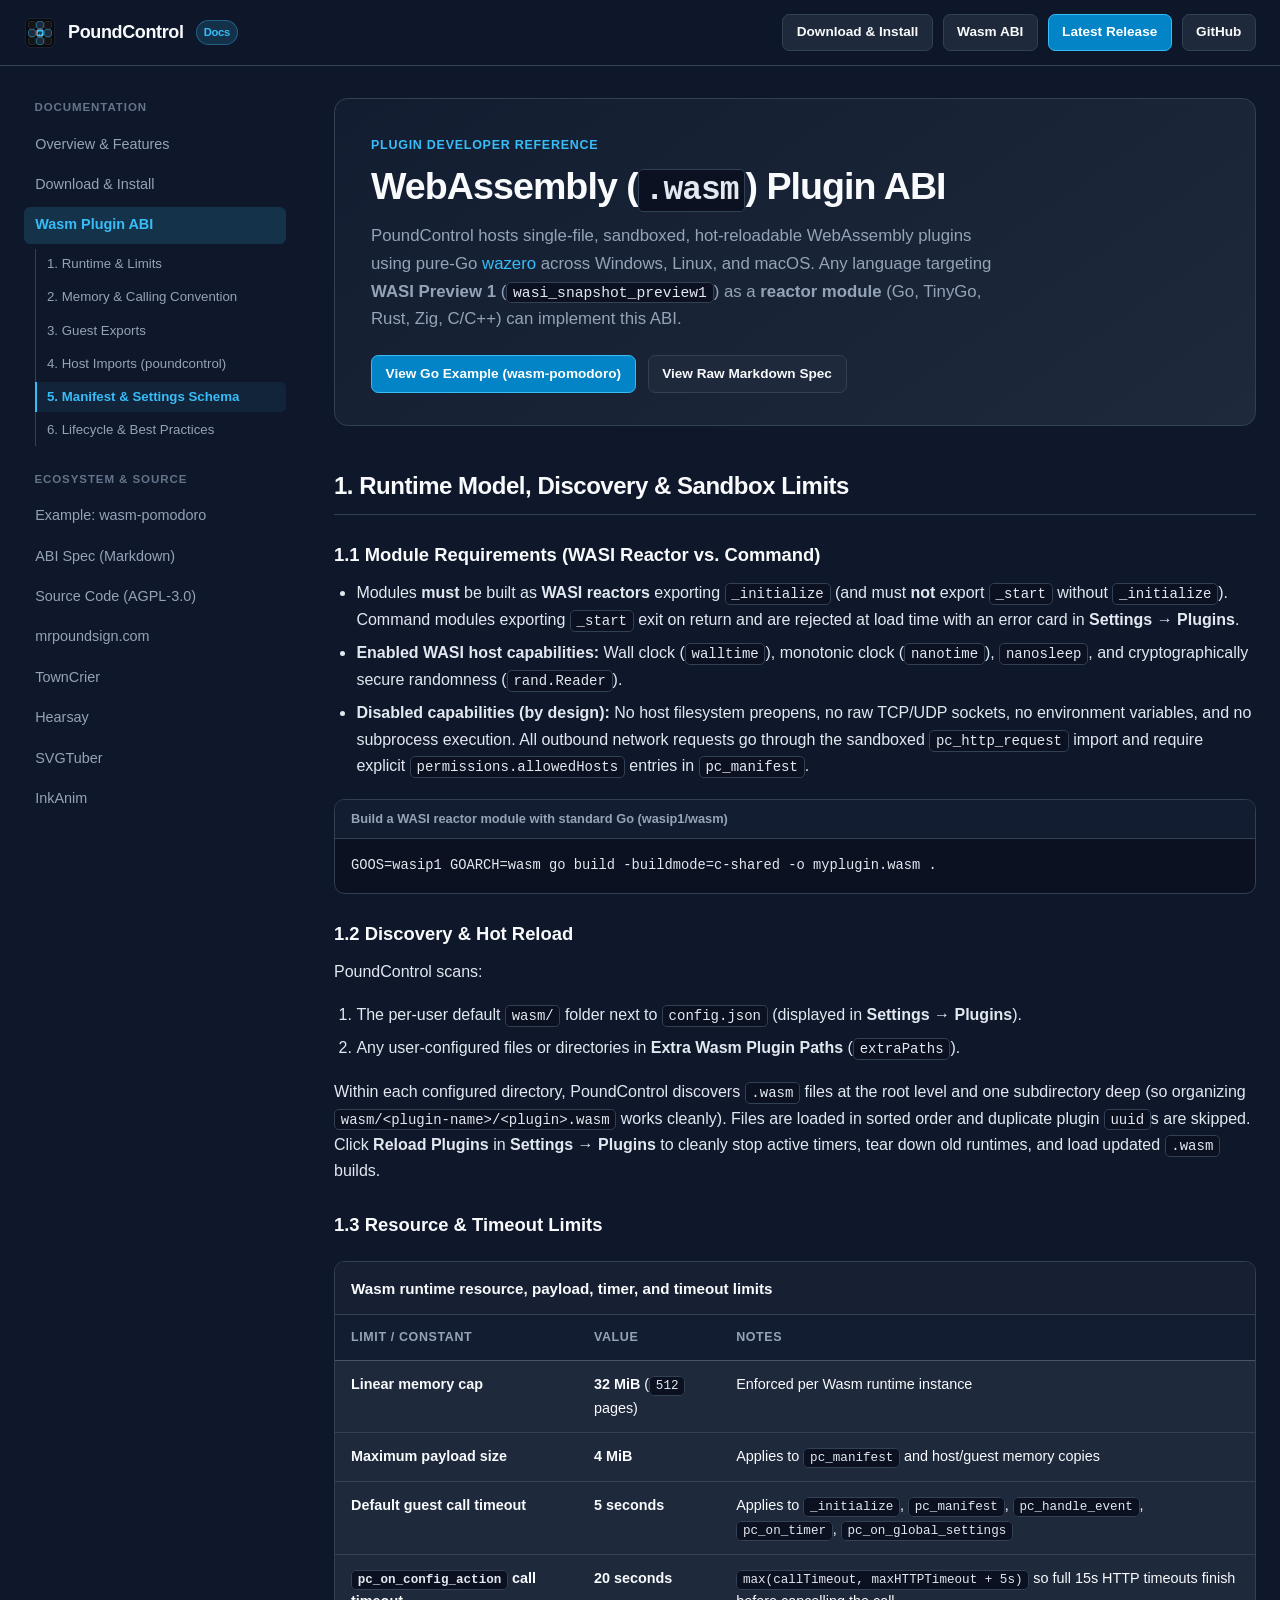
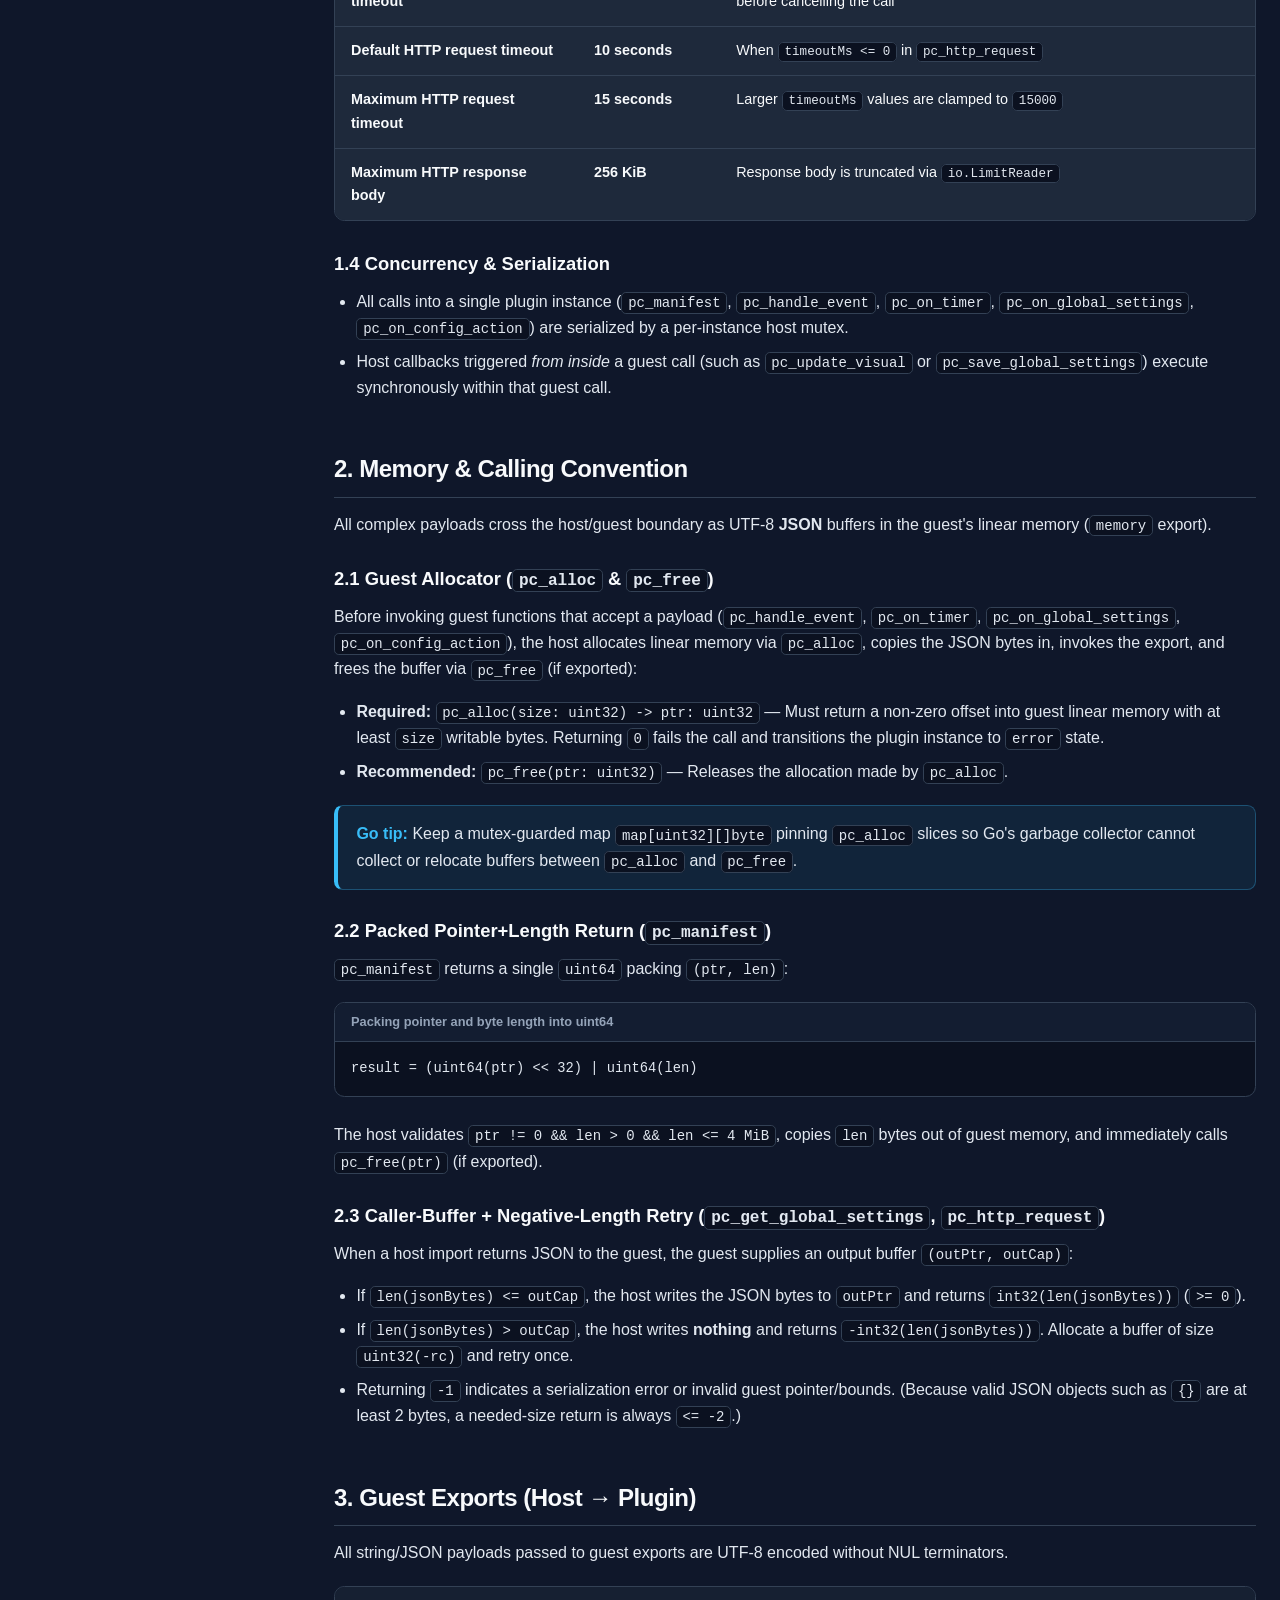
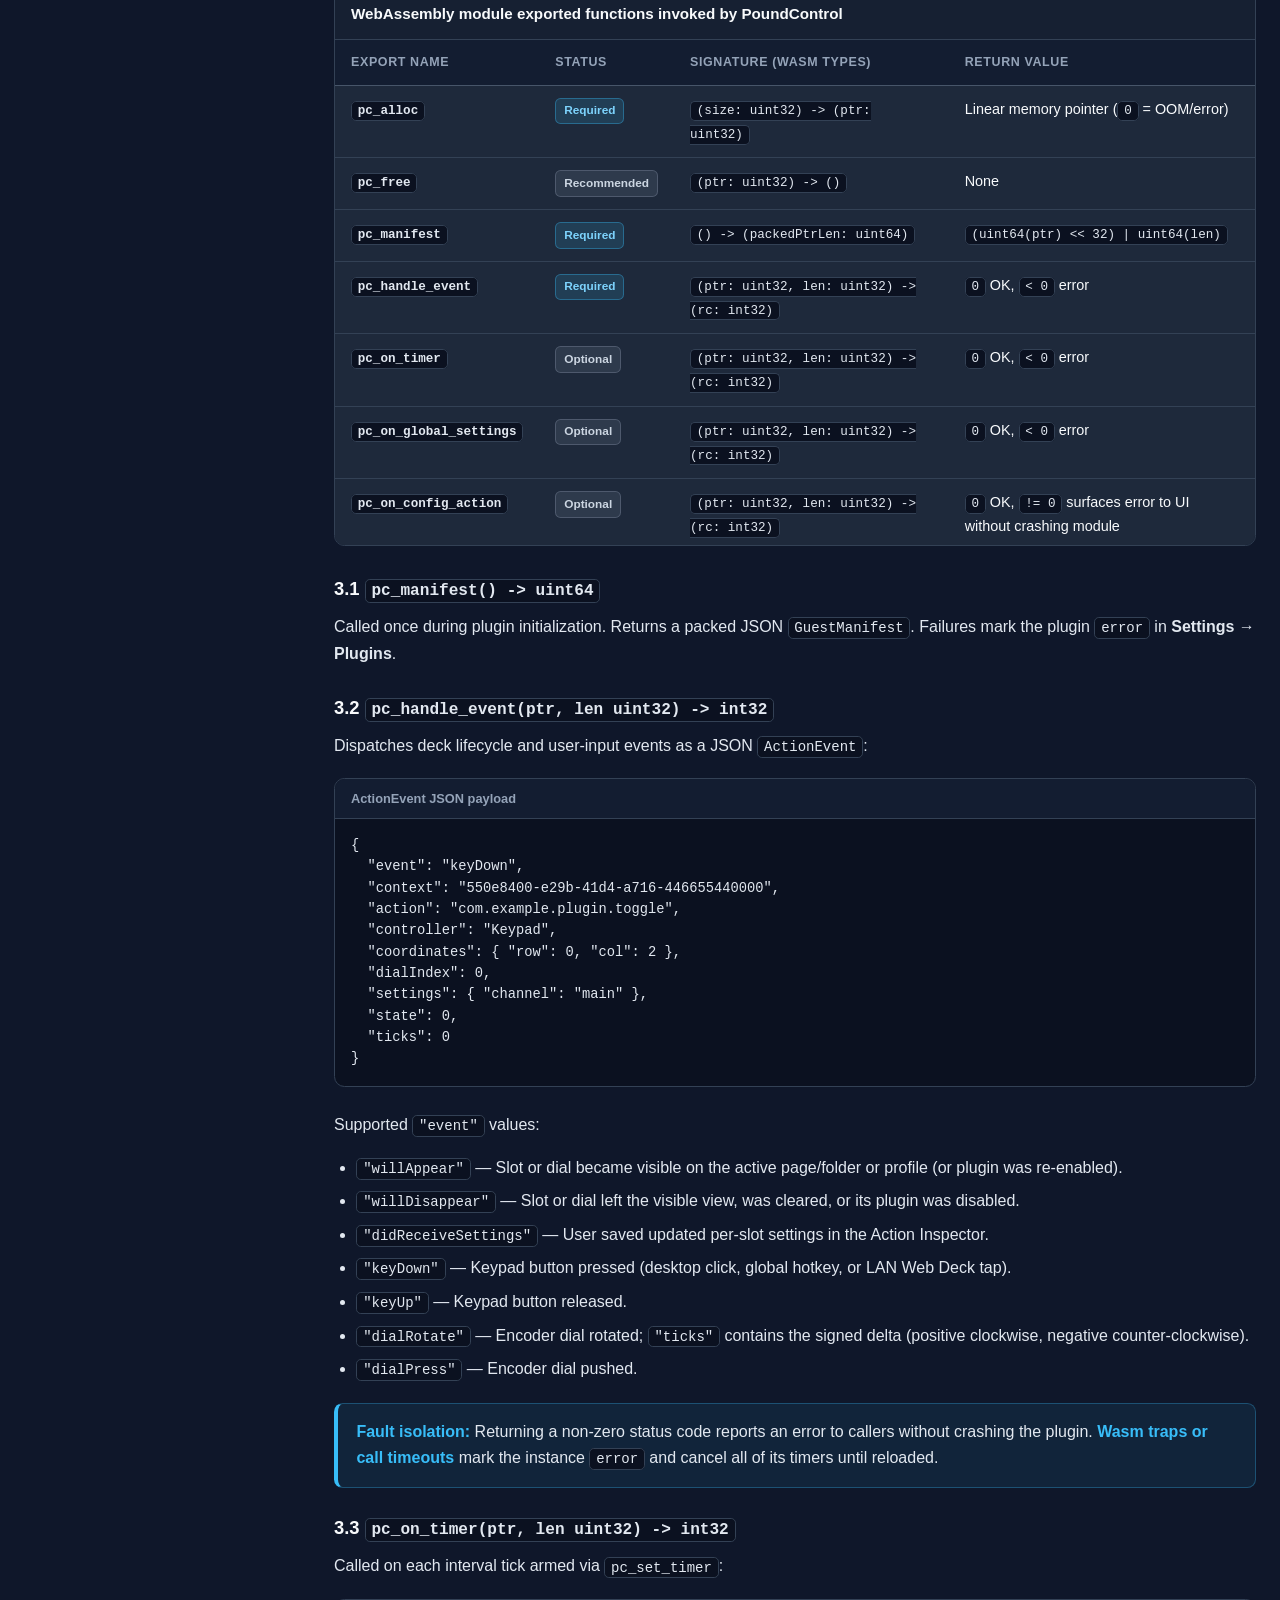
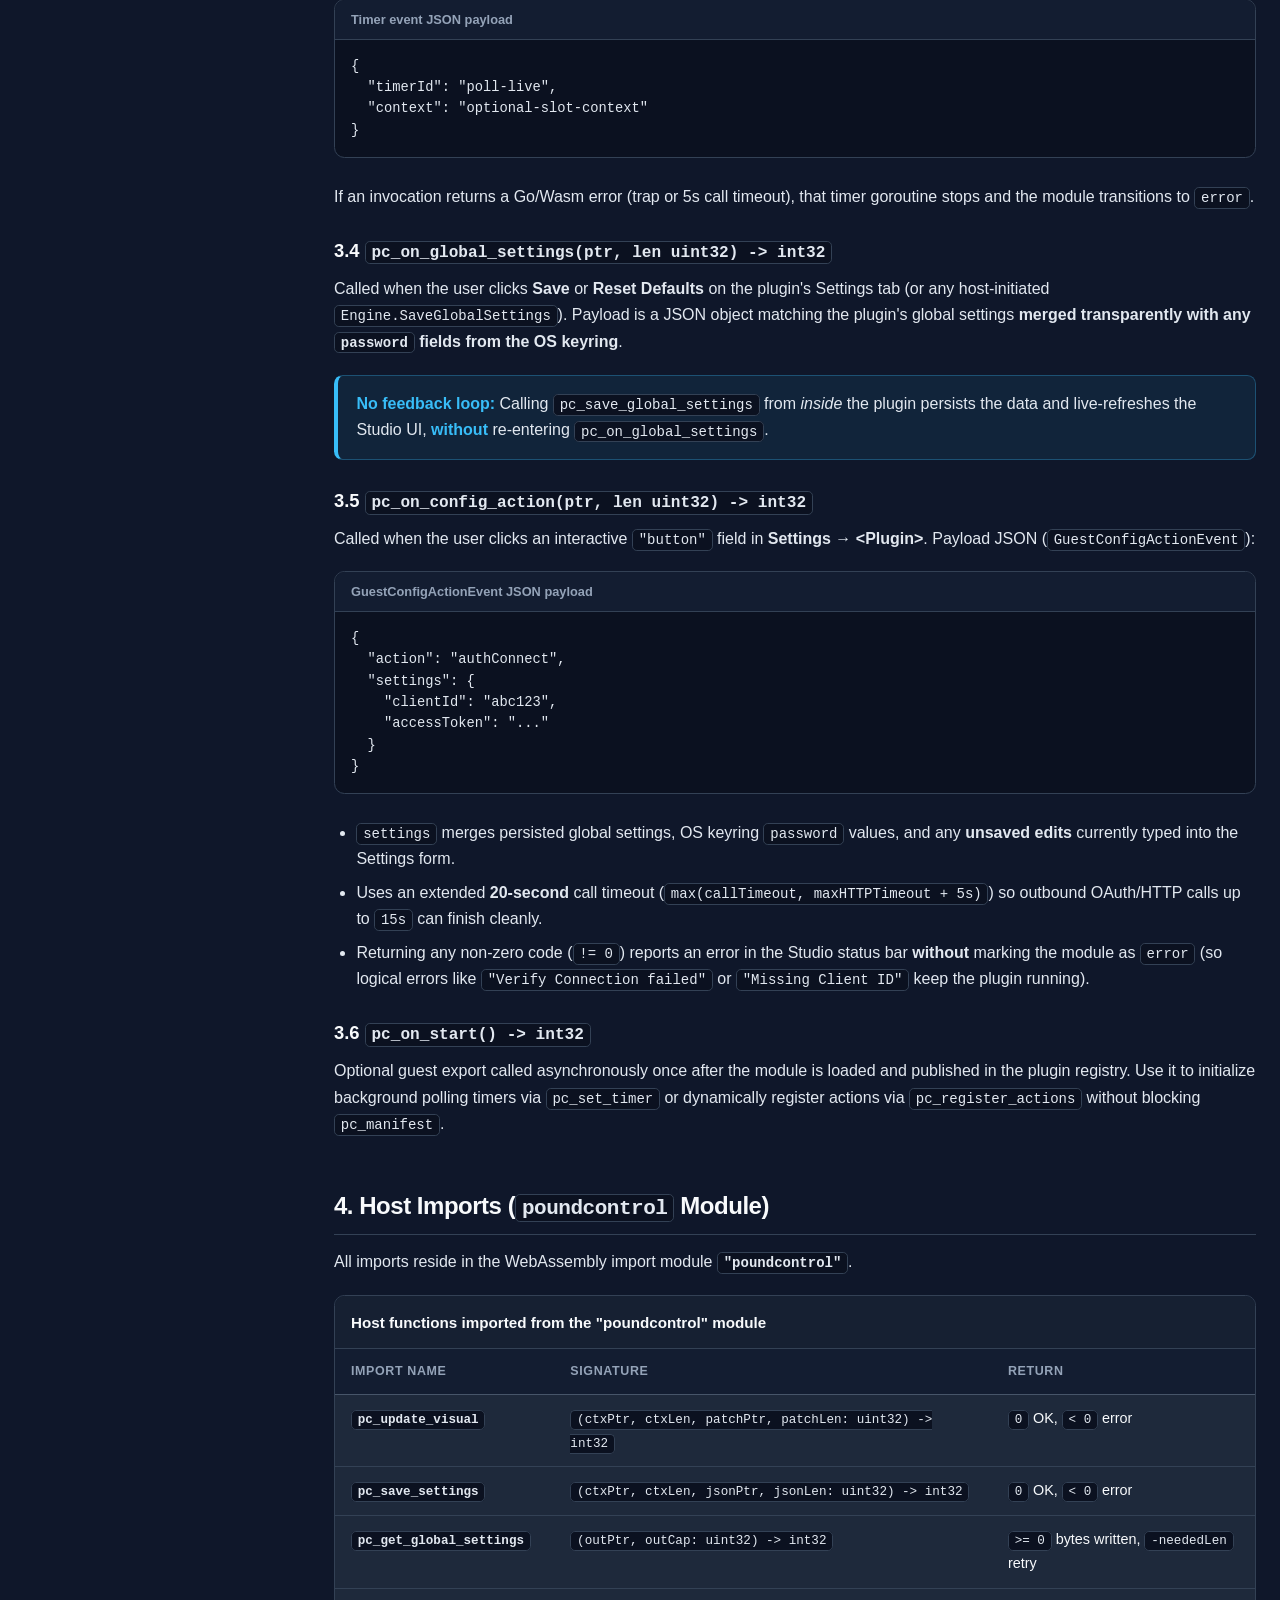
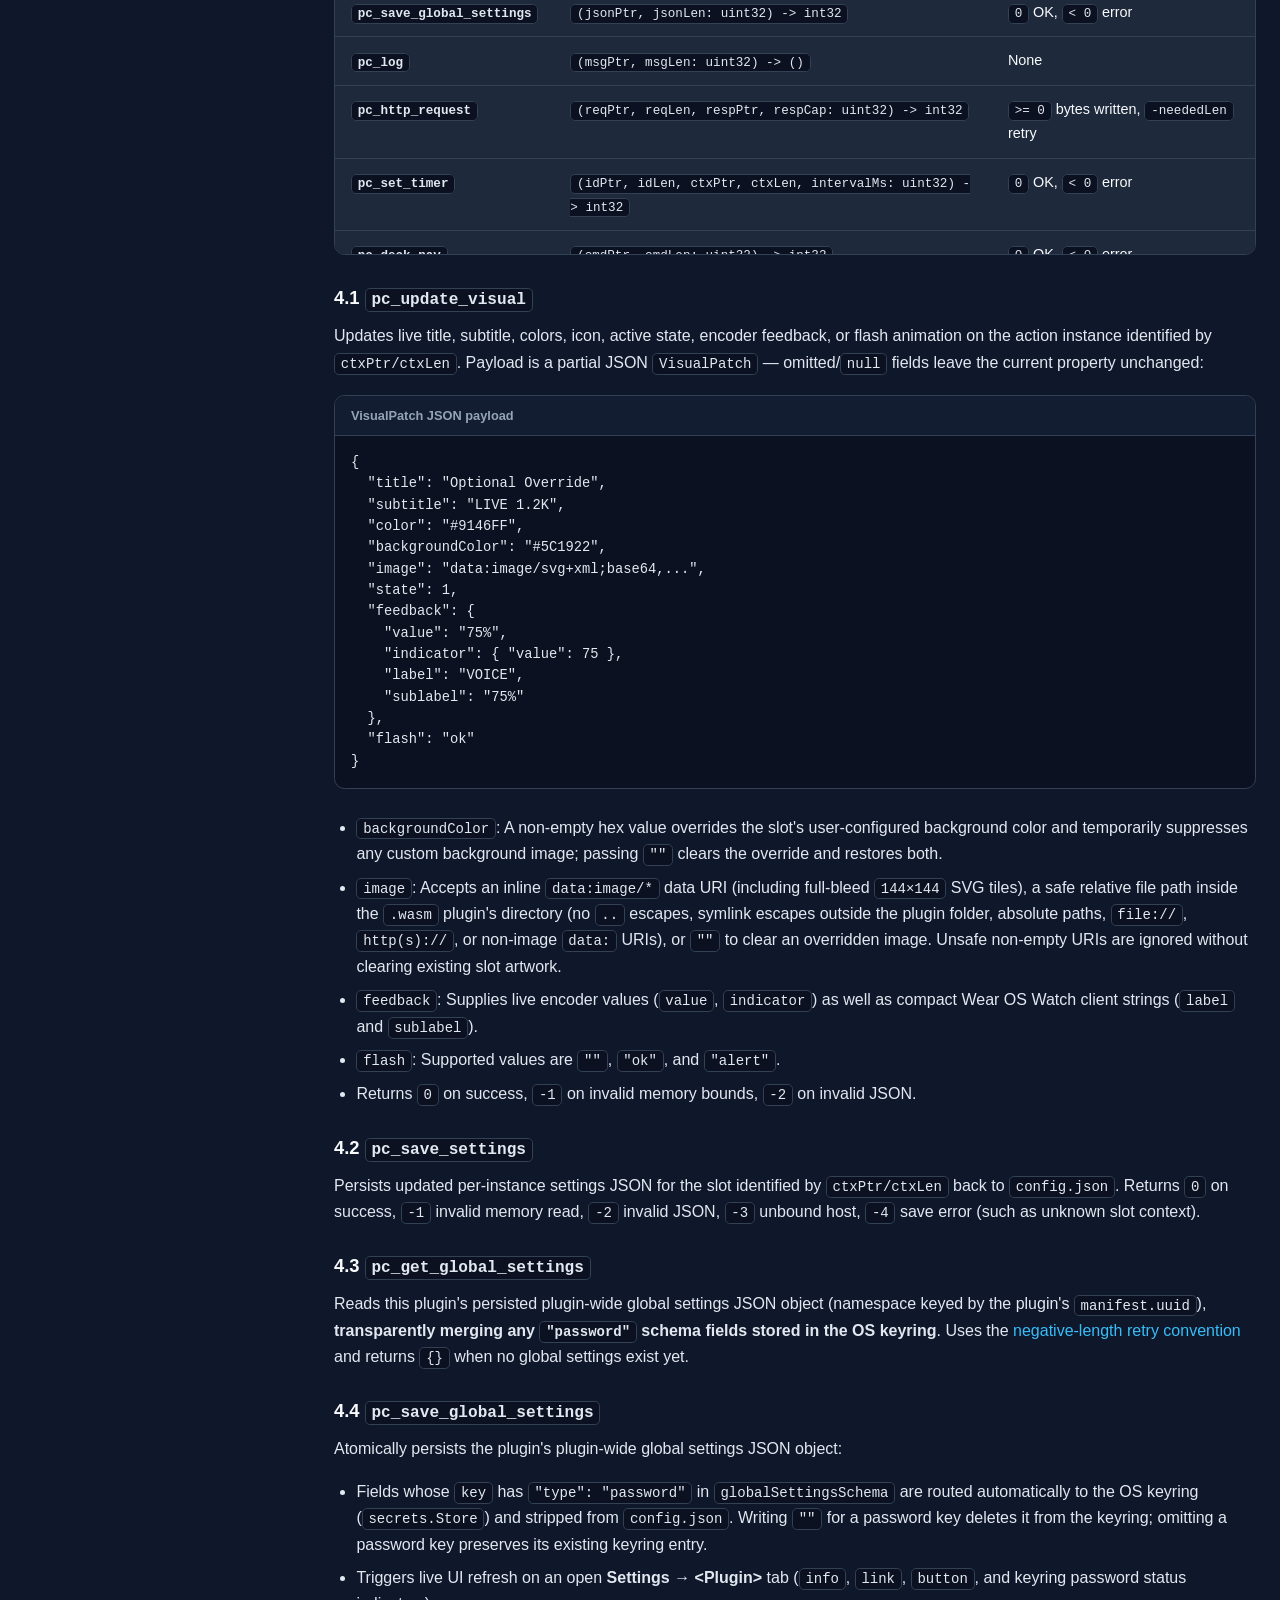
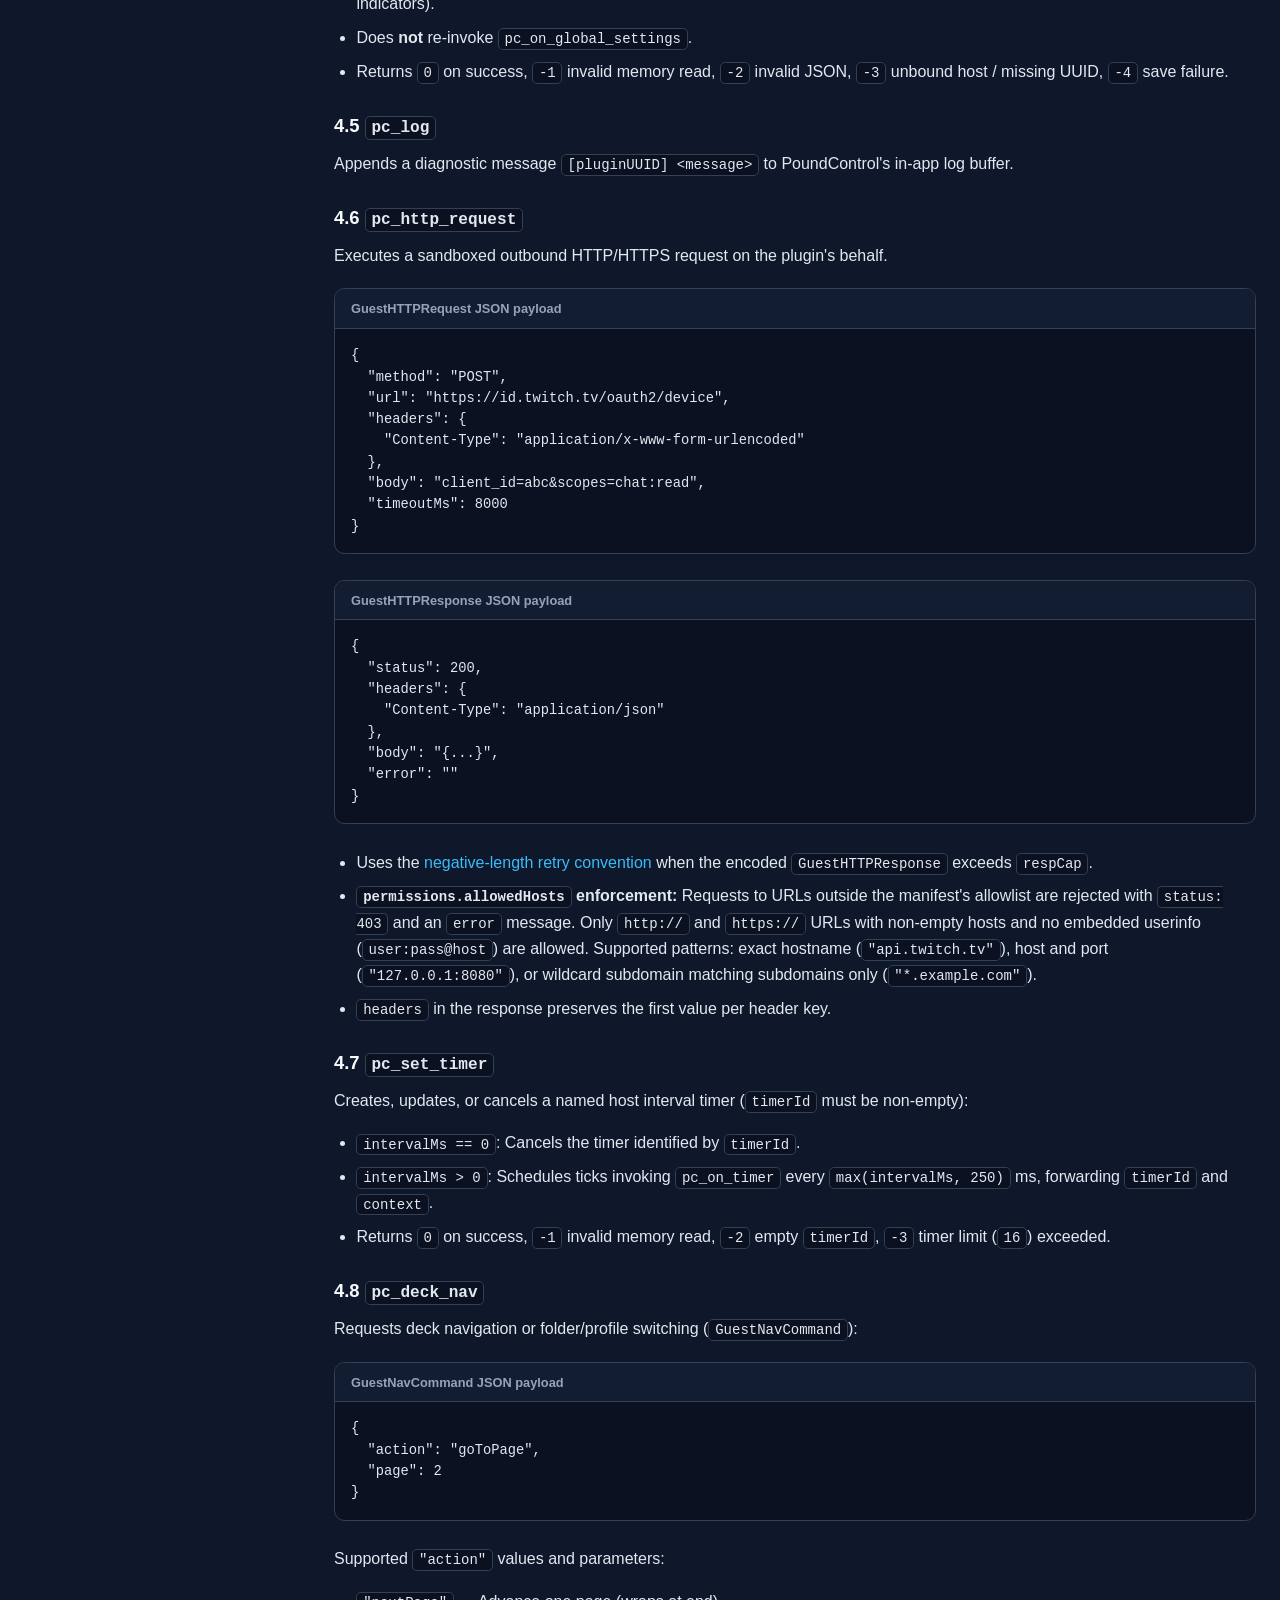
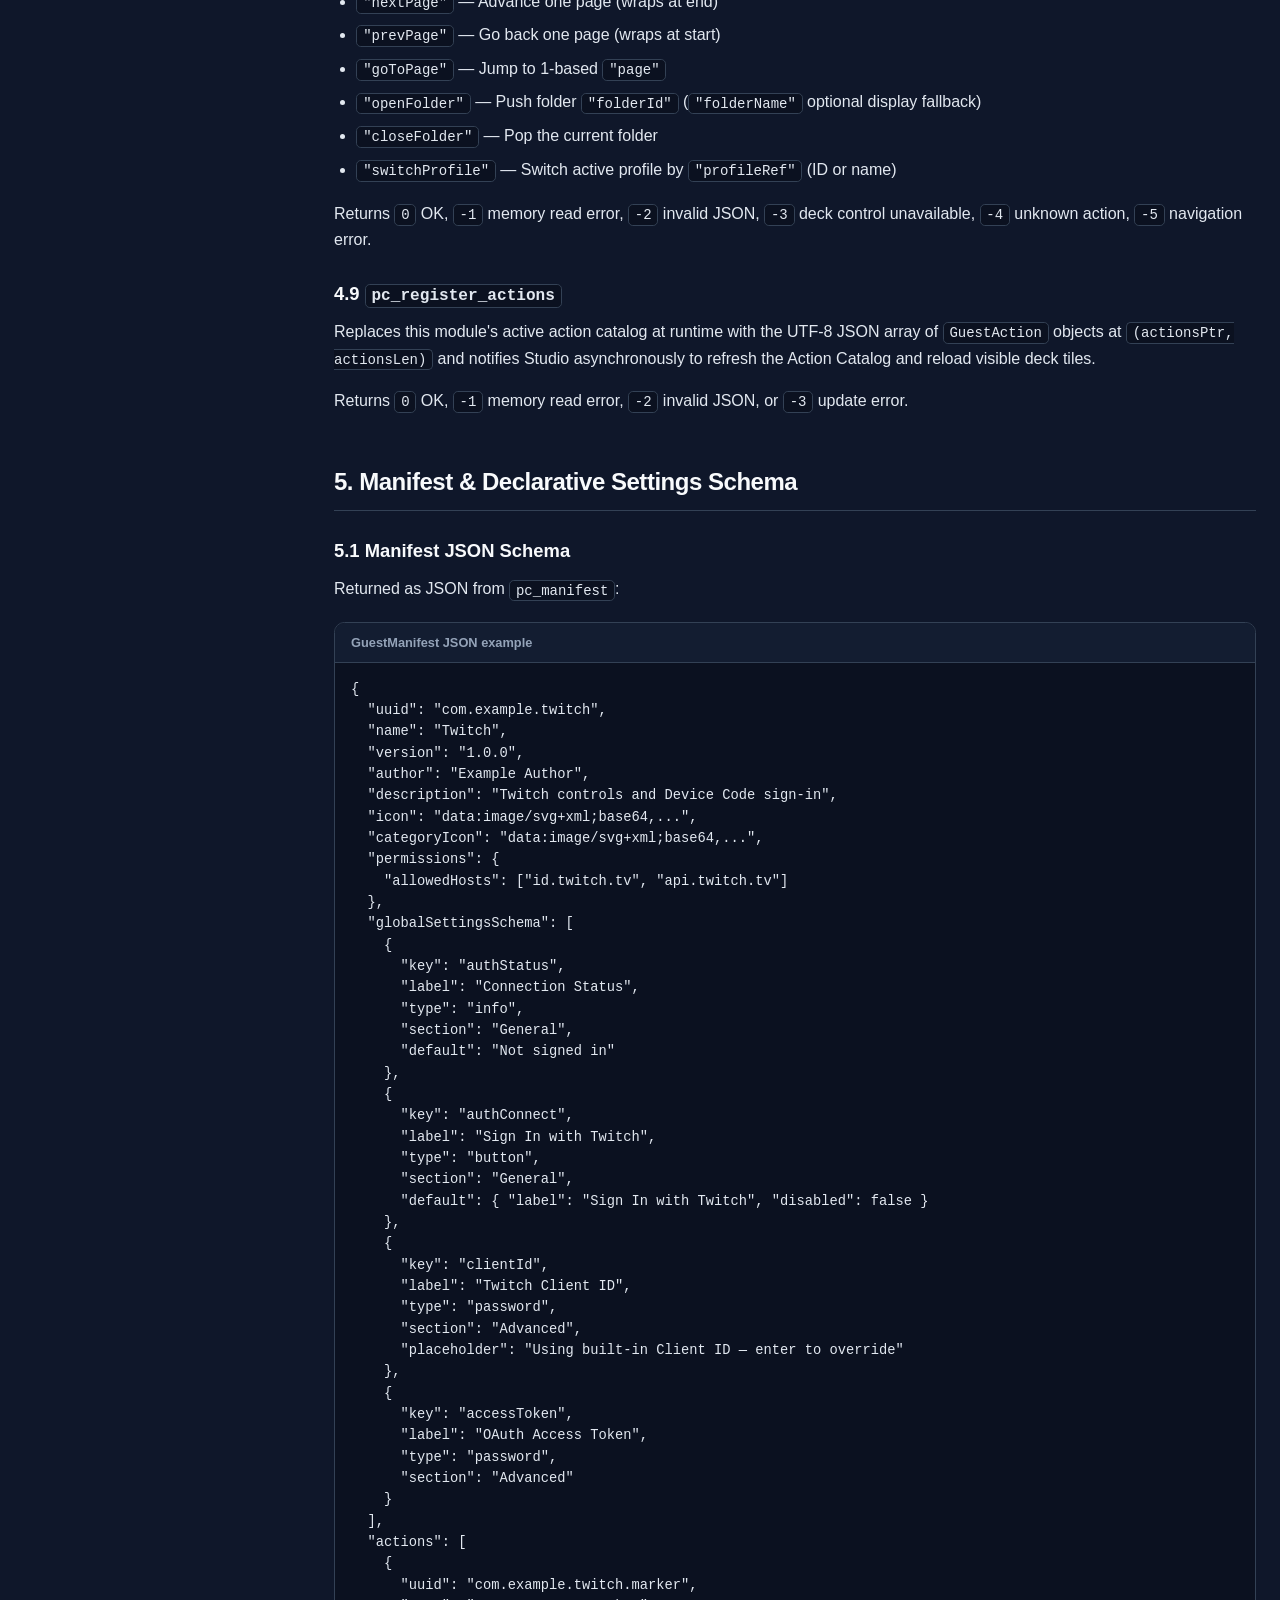
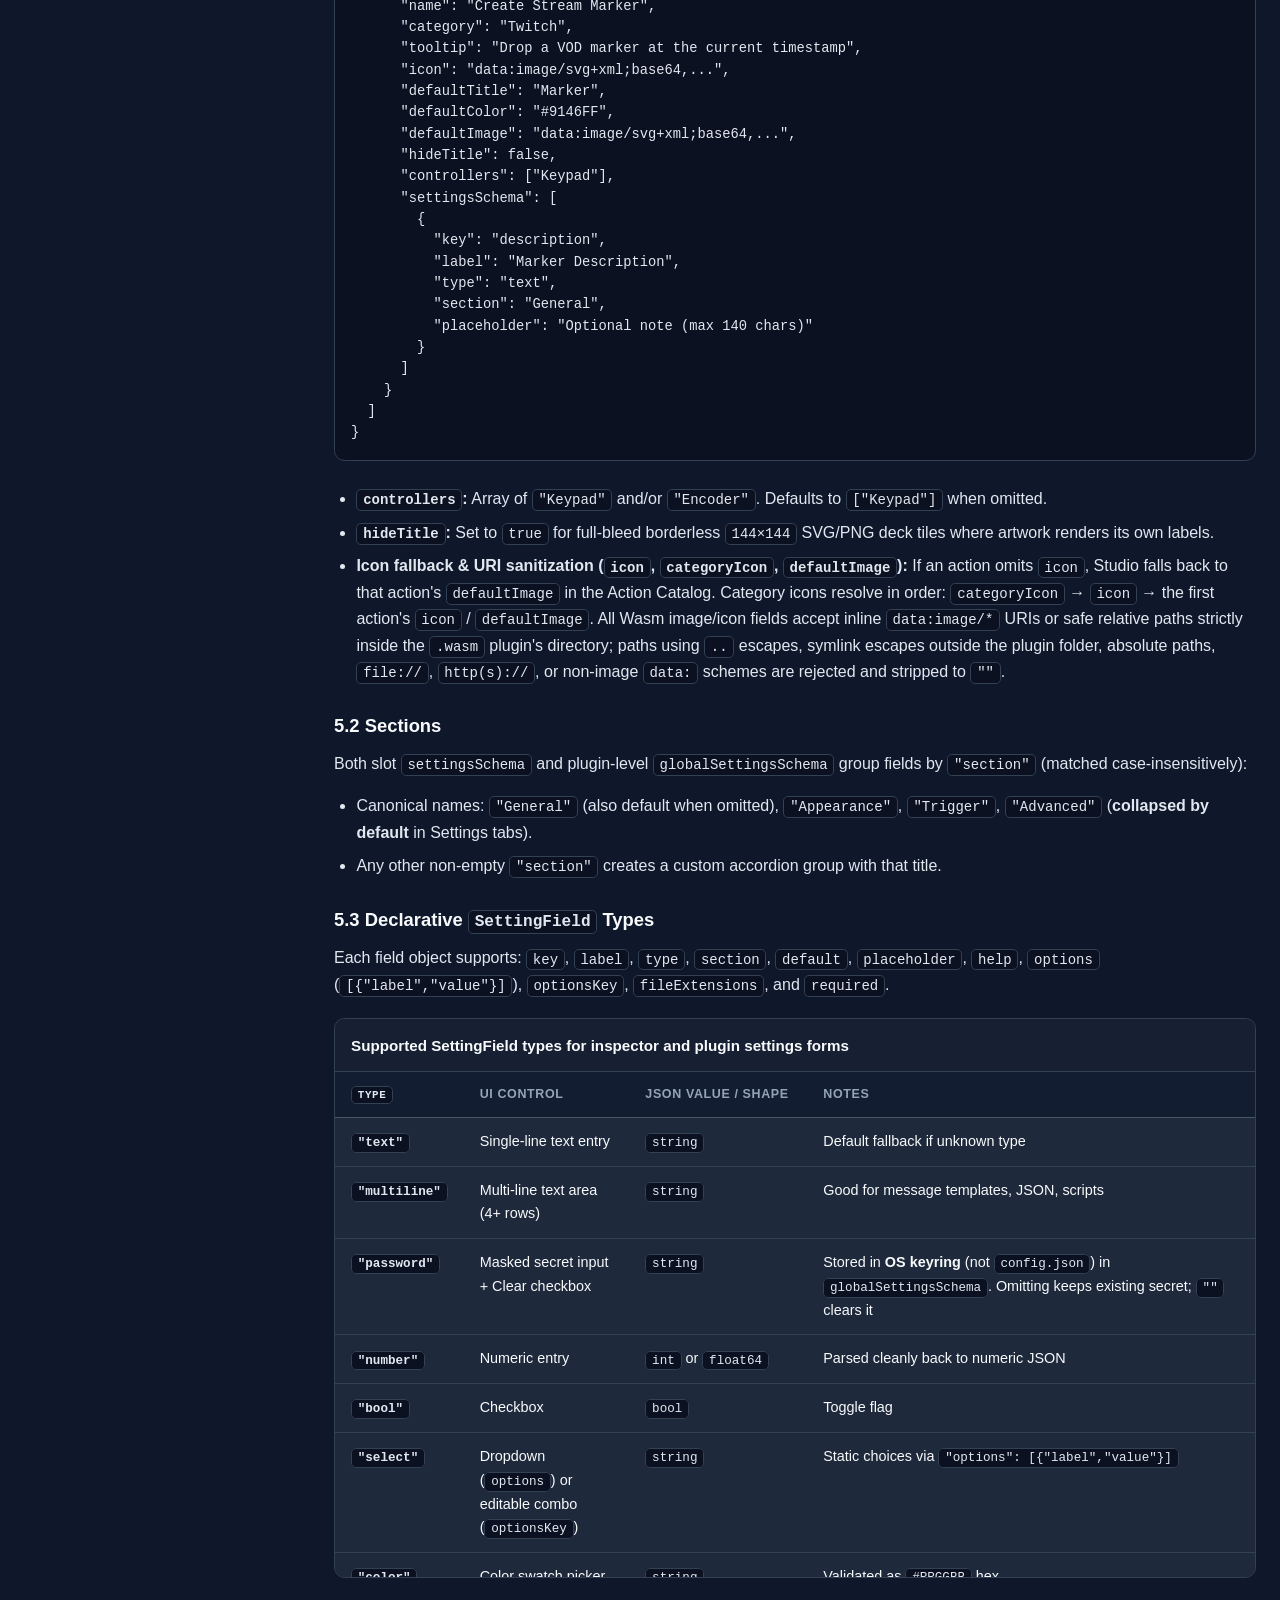
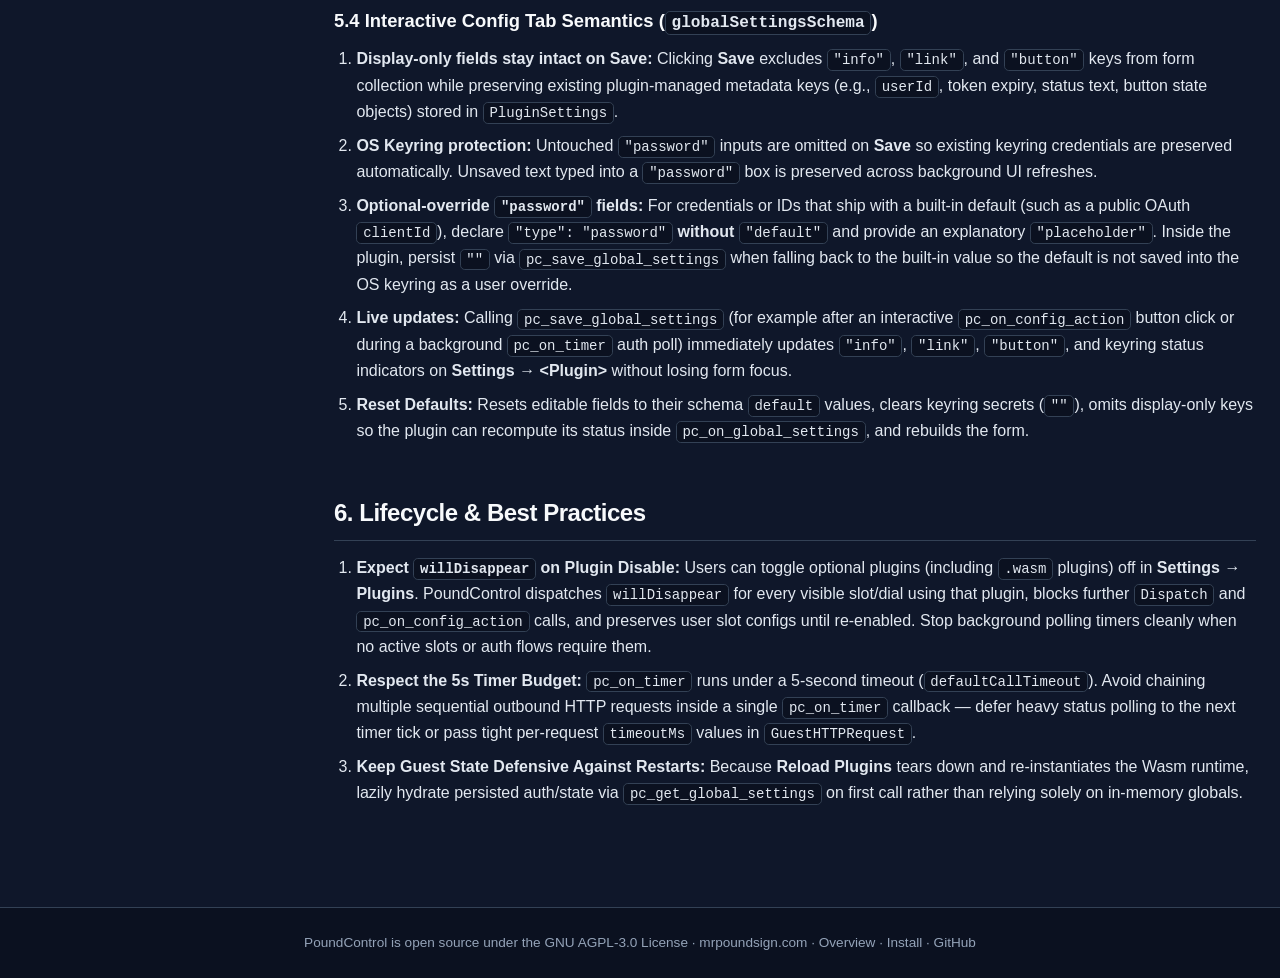
<file: docs/wasm-abi.html>
<!DOCTYPE html>
<html lang="en">
<head>
  <meta charset="UTF-8">
  <meta name="viewport" content="width=device-width, initial-scale=1.0">
  <meta name="google-site-verification" content="RJ-0Jr9dzDzeXes7Bo1_Vgc5GKHw8R2ADLe-tBge_tU">
  <title>WebAssembly Plugin ABI — PoundControl Documentation</title>
  <meta name="description" content="Complete PoundControl WebAssembly (.wasm) Plugin ABI specification: WASI reactor requirements, sandbox limits, memory calling convention, guest exports, poundcontrol host imports, and declarative settings schema.">
  <link rel="icon" type="image/png" href="icon.png">
  <link rel="stylesheet" href="site.css">
  <script src="site.js" defer></script>
</head>
<body>
  <a href="#main-content" class="skip-link visually-hidden">Skip to main content</a>

  <div class="app-shell">
    <header class="site-header">
      <div class="header-inner">
        <a href="index.html" class="brand-link">
          <img src="icon.png" alt="" class="brand-icon" width="32" height="32">
          <span>PoundControl</span>
          <span class="brand-badge">Docs</span>
        </a>
        <nav class="header-actions" aria-label="Primary actions">
          <a href="install.html" class="header-btn">Download &amp; Install</a>
          <a href="wasm-abi.html" class="header-btn">Wasm ABI</a>
          <a href="https://github.com/mrpoundsign/PoundControl/releases/latest" class="header-btn header-btn-primary">Latest Release</a>
          <a href="https://github.com/mrpoundsign/PoundControl" class="header-btn">GitHub</a>
        </nav>
      </div>
    </header>

    <div class="docs-layout">
      <aside class="sidebar" aria-label="Documentation navigation">
        <div class="sidebar-group">
          <p class="sidebar-heading">Documentation</p>
          <ul class="sidebar-nav">
            <li><a href="index.html">Overview &amp; Features</a></li>
            <li><a href="install.html">Download &amp; Install</a></li>
            <li>
              <a href="wasm-abi.html" aria-current="page">Wasm Plugin ABI</a>
              <ul class="sidebar-subnav" aria-label="On this page">
                <li><a href="#runtime">1. Runtime &amp; Limits</a></li>
                <li><a href="#memory">2. Memory &amp; Calling Convention</a></li>
                <li><a href="#exports">3. Guest Exports</a></li>
                <li><a href="#imports">4. Host Imports (poundcontrol)</a></li>
                <li><a href="#manifest">5. Manifest &amp; Settings Schema</a></li>
                <li><a href="#lifecycle">6. Lifecycle &amp; Best Practices</a></li>
              </ul>
            </li>
          </ul>
        </div>

        <div class="sidebar-group">
          <p class="sidebar-heading">Ecosystem &amp; Source</p>
          <ul class="sidebar-nav">
            <li><a href="https://github.com/mrpoundsign/PoundControl/blob/main/examples/wasm-pomodoro/main.go">Example: wasm-pomodoro</a></li>
            <li><a href="https://github.com/mrpoundsign/PoundControl/blob/main/docs/WASM_PLUGIN_ABI.md">ABI Spec (Markdown)</a></li>
            <li><a href="https://github.com/mrpoundsign/PoundControl">Source Code (AGPL-3.0)</a></li>
            <li><a href="https://mrpoundsign.com/">mrpoundsign.com</a></li>
            <li><a href="https://mrpoundsign.com/TownCrier/">TownCrier</a></li>
            <li><a href="https://mrpoundsign.com/Hearsay/">Hearsay</a></li>
            <li><a href="https://mrpoundsign.com/SVGTuber/">SVGTuber</a></li>
            <li><a href="https://mrpoundsign.com/InkAnim/">InkAnim</a></li>
          </ul>
        </div>
      </aside>

      <main id="main-content" class="doc-content">
        <section class="hero">
          <span class="hero-eyebrow">Plugin Developer Reference</span>
          <h1>WebAssembly (<code>.wasm</code>) Plugin ABI</h1>
          <p class="hero-lead">
            PoundControl hosts single-file, sandboxed, hot-reloadable WebAssembly plugins using pure-Go <a href="https://wazero.io/">wazero</a> across Windows, Linux, and macOS. Any language targeting <strong>WASI Preview 1</strong> (<code>wasi_snapshot_preview1</code>) as a <strong>reactor module</strong> (Go, TinyGo, Rust, Zig, C/C++) can implement this ABI.
          </p>
          <div class="hero-actions">
            <a href="https://github.com/mrpoundsign/PoundControl/blob/main/examples/wasm-pomodoro/main.go" class="header-btn header-btn-primary">View Go Example (wasm-pomodoro)</a>
            <a href="https://github.com/mrpoundsign/PoundControl/blob/main/docs/WASM_PLUGIN_ABI.md" class="header-btn">View Raw Markdown Spec</a>
          </div>
        </section>

        <section id="runtime" class="doc-section" tabindex="-1">
          <h2>1. Runtime Model, Discovery &amp; Sandbox Limits</h2>

          <h3>1.1 Module Requirements (WASI Reactor vs. Command)</h3>
          <ul>
            <li>Modules <strong>must</strong> be built as <strong>WASI reactors</strong> exporting <code>_initialize</code> (and must <strong>not</strong> export <code>_start</code> without <code>_initialize</code>). Command modules exporting <code>_start</code> exit on return and are rejected at load time with an error card in <strong>Settings &rarr; Plugins</strong>.</li>
            <li><strong>Enabled WASI host capabilities:</strong> Wall clock (<code>walltime</code>), monotonic clock (<code>nanotime</code>), <code>nanosleep</code>, and cryptographically secure randomness (<code>rand.Reader</code>).</li>
            <li><strong>Disabled capabilities (by design):</strong> No host filesystem preopens, no raw TCP/UDP sockets, no environment variables, and no subprocess execution. All outbound network requests go through the sandboxed <a href="#import-http"><code>pc_http_request</code></a> import and require explicit <code>permissions.allowedHosts</code> entries in <code>pc_manifest</code>.</li>
          </ul>

          <figure class="code-figure">
            <figcaption>Build a WASI reactor module with standard Go (wasip1/wasm)</figcaption>
            <div class="copyable">
              <pre><code id="code-wasm-build">GOOS=wasip1 GOARCH=wasm go build -buildmode=c-shared -o myplugin.wasm .</code></pre>
              <button type="button" class="copy-button" command="--copy" commandfor="code-wasm-build" aria-label="Copy code snippet">
                <svg class="icon-copy" width="16" height="16" viewBox="0 0 24 24" fill="none" stroke="currentColor" stroke-width="2" aria-hidden="true">
                  <rect x="9" y="9" width="13" height="13" rx="2" ry="2"></rect>
                  <path d="M5 15H4a2 2 0 0 1-2-2V4a2 2 0 0 1 2-2h9a2 2 0 0 1 2 2v1"></path>
                </svg>
                <svg class="icon-check" width="16" height="16" viewBox="0 0 24 24" fill="none" stroke="currentColor" stroke-width="2" aria-hidden="true">
                  <polyline points="20 6 9 17 4 12"></polyline>
                </svg>
              </button>
              <span class="tip" role="status"></span>
            </div>
          </figure>

          <h3>1.2 Discovery &amp; Hot Reload</h3>
          <p>PoundControl scans:</p>
          <ol>
            <li>The per-user default <code>wasm/</code> folder next to <code>config.json</code> (displayed in <strong>Settings &rarr; Plugins</strong>).</li>
            <li>Any user-configured files or directories in <strong>Extra Wasm Plugin Paths</strong> (<code>extraPaths</code>).</li>
          </ol>
          <p>
            Within each configured directory, PoundControl discovers <code>.wasm</code> files at the root level and one subdirectory deep (so organizing <code>wasm/&lt;plugin-name&gt;/&lt;plugin&gt;.wasm</code> works cleanly). Files are loaded in sorted order and duplicate plugin <code>uuid</code>s are skipped. Click <strong>Reload Plugins</strong> in <strong>Settings &rarr; Plugins</strong> to cleanly stop active timers, tear down old runtimes, and load updated <code>.wasm</code> builds.
          </p>

          <h3>1.3 Resource &amp; Timeout Limits</h3>
          <div tabindex="0" role="region" aria-labelledby="tbl-limits-caption" class="table-wrapper">
            <table class="api-table table-limits">
              <caption id="tbl-limits-caption">Wasm runtime resource, payload, timer, and timeout limits</caption>
              <thead>
                <tr>
                  <th scope="col">Limit / Constant</th>
                  <th scope="col">Value</th>
                  <th scope="col">Notes</th>
                </tr>
              </thead>
              <tbody>
                <tr>
                  <th scope="row">Linear memory cap</th>
                  <td><strong>32 MiB</strong> (<code>512</code> pages)</td>
                  <td>Enforced per Wasm runtime instance</td>
                </tr>
                <tr>
                  <th scope="row">Maximum payload size</th>
                  <td><strong>4 MiB</strong></td>
                  <td>Applies to <code>pc_manifest</code> and host/guest memory copies</td>
                </tr>
                <tr>
                  <th scope="row">Default guest call timeout</th>
                  <td><strong>5 seconds</strong></td>
                  <td>Applies to <code>_initialize</code>, <code>pc_manifest</code>, <code>pc_handle_event</code>, <code>pc_on_timer</code>, <code>pc_on_global_settings</code></td>
                </tr>
                <tr>
                  <th scope="row"><code>pc_on_config_action</code> call timeout</th>
                  <td><strong>20 seconds</strong></td>
                  <td><code>max(callTimeout, maxHTTPTimeout + 5s)</code> so full 15s HTTP timeouts finish before cancelling the call</td>
                </tr>
                <tr>
                  <th scope="row">Default HTTP request timeout</th>
                  <td><strong>10 seconds</strong></td>
                  <td>When <code>timeoutMs &lt;= 0</code> in <code>pc_http_request</code></td>
                </tr>
                <tr>
                  <th scope="row">Maximum HTTP request timeout</th>
                  <td><strong>15 seconds</strong></td>
                  <td>Larger <code>timeoutMs</code> values are clamped to <code>15000</code></td>
                </tr>
                <tr>
                  <th scope="row">Maximum HTTP response body</th>
                  <td><strong>256 KiB</strong></td>
                  <td>Response body is truncated via <code>io.LimitReader</code></td>
                </tr>
                <tr>
                  <th scope="row">Minimum host timer interval</th>
                  <td><strong>250 ms</strong></td>
                  <td>Smaller non-zero intervals are clamped to <code>250</code></td>
                </tr>
                <tr>
                  <th scope="row">Maximum active timers per plugin</th>
                  <td><strong>16</strong></td>
                  <td>Across all <code>timerId</code> keys</td>
                </tr>
                <tr>
                  <th scope="row">Log ring buffer</th>
                  <td><strong>200 entries</strong></td>
                  <td>Viewed in Studio Logs</td>
                </tr>
              </tbody>
            </table>
          </div>

          <h3>1.4 Concurrency &amp; Serialization</h3>
          <ul>
            <li>All calls into a single plugin instance (<code>pc_manifest</code>, <code>pc_handle_event</code>, <code>pc_on_timer</code>, <code>pc_on_global_settings</code>, <code>pc_on_config_action</code>) are serialized by a per-instance host mutex.</li>
            <li>Host callbacks triggered <em>from inside</em> a guest call (such as <code>pc_update_visual</code> or <code>pc_save_global_settings</code>) execute synchronously within that guest call.</li>
          </ul>
        </section>

        <section id="memory" class="doc-section" tabindex="-1">
          <h2>2. Memory &amp; Calling Convention</h2>
          <p>All complex payloads cross the host/guest boundary as UTF-8 <strong>JSON</strong> buffers in the guest's linear memory (<code>memory</code> export).</p>

          <h3>2.1 Guest Allocator (<code>pc_alloc</code> &amp; <code>pc_free</code>)</h3>
          <p>
            Before invoking guest functions that accept a payload (<code>pc_handle_event</code>, <code>pc_on_timer</code>, <code>pc_on_global_settings</code>, <code>pc_on_config_action</code>), the host allocates linear memory via <code>pc_alloc</code>, copies the JSON bytes in, invokes the export, and frees the buffer via <code>pc_free</code> (if exported):
          </p>
          <ul>
            <li><strong>Required:</strong> <code>pc_alloc(size: uint32) -&gt; ptr: uint32</code> — Must return a non-zero offset into guest linear memory with at least <code>size</code> writable bytes. Returning <code>0</code> fails the call and transitions the plugin instance to <code>error</code> state.</li>
            <li><strong>Recommended:</strong> <code>pc_free(ptr: uint32)</code> — Releases the allocation made by <code>pc_alloc</code>.</li>
          </ul>
          <div class="callout">
            <strong>Go tip:</strong> Keep a mutex-guarded map <code>map[uint32][]byte</code> pinning <code>pc_alloc</code> slices so Go's garbage collector cannot collect or relocate buffers between <code>pc_alloc</code> and <code>pc_free</code>.
          </div>

          <h3>2.2 Packed Pointer+Length Return (<code>pc_manifest</code>)</h3>
          <p>
            <code>pc_manifest</code> returns a single <code>uint64</code> packing <code>(ptr, len)</code>:
          </p>
          <figure class="code-figure">
            <figcaption>Packing pointer and byte length into uint64</figcaption>
            <div class="copyable">
              <pre><code id="code-packed-ptr">result = (uint64(ptr) &lt;&lt; 32) | uint64(len)</code></pre>
              <button type="button" class="copy-button" command="--copy" commandfor="code-packed-ptr" aria-label="Copy code snippet">
                <svg class="icon-copy" width="16" height="16" viewBox="0 0 24 24" fill="none" stroke="currentColor" stroke-width="2" aria-hidden="true">
                  <rect x="9" y="9" width="13" height="13" rx="2" ry="2"></rect>
                  <path d="M5 15H4a2 2 0 0 1-2-2V4a2 2 0 0 1 2-2h9a2 2 0 0 1 2 2v1"></path>
                </svg>
                <svg class="icon-check" width="16" height="16" viewBox="0 0 24 24" fill="none" stroke="currentColor" stroke-width="2" aria-hidden="true">
                  <polyline points="20 6 9 17 4 12"></polyline>
                </svg>
              </button>
              <span class="tip" role="status"></span>
            </div>
          </figure>
          <p>
            The host validates <code>ptr != 0 &amp;&amp; len &gt; 0 &amp;&amp; len &lt;= 4 MiB</code>, copies <code>len</code> bytes out of guest memory, and immediately calls <code>pc_free(ptr)</code> (if exported).
          </p>

          <h3 id="caller-buffer">2.3 Caller-Buffer + Negative-Length Retry (<code>pc_get_global_settings</code>, <code>pc_http_request</code>)</h3>
          <p>When a host import returns JSON to the guest, the guest supplies an output buffer <code>(outPtr, outCap)</code>:</p>
          <ul>
            <li>If <code>len(jsonBytes) &lt;= outCap</code>, the host writes the JSON bytes to <code>outPtr</code> and returns <code>int32(len(jsonBytes))</code> (<code>&gt;= 0</code>).</li>
            <li>If <code>len(jsonBytes) &gt; outCap</code>, the host writes <strong>nothing</strong> and returns <code>-int32(len(jsonBytes))</code>. Allocate a buffer of size <code>uint32(-rc)</code> and retry once.</li>
            <li>Returning <code>-1</code> indicates a serialization error or invalid guest pointer/bounds. (Because valid JSON objects such as <code>{}</code> are at least 2 bytes, a needed-size return is always <code>&lt;= -2</code>.)</li>
          </ul>
        </section>

        <section id="exports" class="doc-section" tabindex="-1">
          <h2>3. Guest Exports (Host &rarr; Plugin)</h2>
          <p>All string/JSON payloads passed to guest exports are UTF-8 encoded without NUL terminators.</p>

          <div tabindex="0" role="region" aria-labelledby="tbl-exports-caption" class="table-wrapper">
            <table class="api-table table-exports">
              <caption id="tbl-exports-caption">WebAssembly module exported functions invoked by PoundControl</caption>
              <thead>
                <tr>
                  <th scope="col">Export Name</th>
                  <th scope="col">Status</th>
                  <th scope="col">Signature (Wasm types)</th>
                  <th scope="col">Return Value</th>
                </tr>
              </thead>
              <tbody>
                <tr>
                  <th scope="row"><code>pc_alloc</code></th>
                  <td><span class="status-badge status-required">Required</span></td>
                  <td><code>(size: uint32) -&gt; (ptr: uint32)</code></td>
                  <td>Linear memory pointer (<code>0</code> = OOM/error)</td>
                </tr>
                <tr>
                  <th scope="row"><code>pc_free</code></th>
                  <td><span class="status-badge status-optional">Recommended</span></td>
                  <td><code>(ptr: uint32) -&gt; ()</code></td>
                  <td>None</td>
                </tr>
                <tr>
                  <th scope="row"><code>pc_manifest</code></th>
                  <td><span class="status-badge status-required">Required</span></td>
                  <td><code>() -&gt; (packedPtrLen: uint64)</code></td>
                  <td><code>(uint64(ptr) &lt;&lt; 32) | uint64(len)</code></td>
                </tr>
                <tr>
                  <th scope="row"><code>pc_handle_event</code></th>
                  <td><span class="status-badge status-required">Required</span></td>
                  <td><code>(ptr: uint32, len: uint32) -&gt; (rc: int32)</code></td>
                  <td><code>0</code> OK, <code>&lt; 0</code> error</td>
                </tr>
                <tr>
                  <th scope="row"><code>pc_on_timer</code></th>
                  <td><span class="status-badge status-optional">Optional</span></td>
                  <td><code>(ptr: uint32, len: uint32) -&gt; (rc: int32)</code></td>
                  <td><code>0</code> OK, <code>&lt; 0</code> error</td>
                </tr>
                <tr>
                  <th scope="row"><code>pc_on_global_settings</code></th>
                  <td><span class="status-badge status-optional">Optional</span></td>
                  <td><code>(ptr: uint32, len: uint32) -&gt; (rc: int32)</code></td>
                  <td><code>0</code> OK, <code>&lt; 0</code> error</td>
                </tr>
                <tr>
                  <th scope="row"><code>pc_on_config_action</code></th>
                  <td><span class="status-badge status-optional">Optional</span></td>
                  <td><code>(ptr: uint32, len: uint32) -&gt; (rc: int32)</code></td>
                  <td><code>0</code> OK, <code>!= 0</code> surfaces error to UI without crashing module</td>
                </tr>
                <tr>
                  <th scope="row"><code>pc_on_start</code></th>
                  <td><span class="status-badge status-optional">Optional</span></td>
                  <td><code>() -&gt; (rc: int32)</code></td>
                  <td><code>0</code> OK, <code>!= 0</code> logged on startup</td>
                </tr>
              </tbody>
            </table>
          </div>

          <h3>3.1 <code>pc_manifest() -&gt; uint64</code></h3>
          <p>Called once during plugin initialization. Returns a packed JSON <a href="#manifest"><code>GuestManifest</code></a>. Failures mark the plugin <code>error</code> in <strong>Settings &rarr; Plugins</strong>.</p>

          <h3>3.2 <code>pc_handle_event(ptr, len uint32) -&gt; int32</code></h3>
          <p>Dispatches deck lifecycle and user-input events as a JSON <code>ActionEvent</code>:</p>

          <figure class="code-figure">
            <figcaption>ActionEvent JSON payload</figcaption>
            <div class="copyable">
              <pre><code id="code-action-event">{
  "event": "keyDown",
  "context": "550e8400-e29b-41d4-a716-446655440000",
  "action": "com.example.plugin.toggle",
  "controller": "Keypad",
  "coordinates": { "row": 0, "col": 2 },
  "dialIndex": 0,
  "settings": { "channel": "main" },
  "state": 0,
  "ticks": 0
}</code></pre>
              <button type="button" class="copy-button" command="--copy" commandfor="code-action-event" aria-label="Copy code snippet">
                <svg class="icon-copy" width="16" height="16" viewBox="0 0 24 24" fill="none" stroke="currentColor" stroke-width="2" aria-hidden="true">
                  <rect x="9" y="9" width="13" height="13" rx="2" ry="2"></rect>
                  <path d="M5 15H4a2 2 0 0 1-2-2V4a2 2 0 0 1 2-2h9a2 2 0 0 1 2 2v1"></path>
                </svg>
                <svg class="icon-check" width="16" height="16" viewBox="0 0 24 24" fill="none" stroke="currentColor" stroke-width="2" aria-hidden="true">
                  <polyline points="20 6 9 17 4 12"></polyline>
                </svg>
              </button>
              <span class="tip" role="status"></span>
            </div>
          </figure>

          <p>Supported <code>"event"</code> values:</p>
          <ul>
            <li><code>"willAppear"</code> — Slot or dial became visible on the active page/folder or profile (or plugin was re-enabled).</li>
            <li><code>"willDisappear"</code> — Slot or dial left the visible view, was cleared, or its plugin was disabled.</li>
            <li><code>"didReceiveSettings"</code> — User saved updated per-slot settings in the Action Inspector.</li>
            <li><code>"keyDown"</code> — Keypad button pressed (desktop click, global hotkey, or LAN Web Deck tap).</li>
            <li><code>"keyUp"</code> — Keypad button released.</li>
            <li><code>"dialRotate"</code> — Encoder dial rotated; <code>"ticks"</code> contains the signed delta (positive clockwise, negative counter-clockwise).</li>
            <li><code>"dialPress"</code> — Encoder dial pushed.</li>
          </ul>
          <div class="callout">
            <strong>Fault isolation:</strong> Returning a non-zero status code reports an error to callers without crashing the plugin. <strong>Wasm traps or call timeouts</strong> mark the instance <code>error</code> and cancel all of its timers until reloaded.
          </div>

          <h3>3.3 <code>pc_on_timer(ptr, len uint32) -&gt; int32</code></h3>
          <p>Called on each interval tick armed via <a href="#import-timer"><code>pc_set_timer</code></a>:</p>
          <figure class="code-figure">
            <figcaption>Timer event JSON payload</figcaption>
            <div class="copyable">
              <pre><code id="code-timer-event">{
  "timerId": "poll-live",
  "context": "optional-slot-context"
}</code></pre>
              <button type="button" class="copy-button" command="--copy" commandfor="code-timer-event" aria-label="Copy code snippet">
                <svg class="icon-copy" width="16" height="16" viewBox="0 0 24 24" fill="none" stroke="currentColor" stroke-width="2" aria-hidden="true">
                  <rect x="9" y="9" width="13" height="13" rx="2" ry="2"></rect>
                  <path d="M5 15H4a2 2 0 0 1-2-2V4a2 2 0 0 1 2-2h9a2 2 0 0 1 2 2v1"></path>
                </svg>
                <svg class="icon-check" width="16" height="16" viewBox="0 0 24 24" fill="none" stroke="currentColor" stroke-width="2" aria-hidden="true">
                  <polyline points="20 6 9 17 4 12"></polyline>
                </svg>
              </button>
              <span class="tip" role="status"></span>
            </div>
          </figure>
          <p>If an invocation returns a Go/Wasm error (trap or 5s call timeout), that timer goroutine stops and the module transitions to <code>error</code>.</p>

          <h3>3.4 <code>pc_on_global_settings(ptr, len uint32) -&gt; int32</code></h3>
          <p>
            Called when the user clicks <strong>Save</strong> or <strong>Reset Defaults</strong> on the plugin's Settings tab (or any host-initiated <code>Engine.SaveGlobalSettings</code>). Payload is a JSON object matching the plugin's global settings <strong>merged transparently with any <code>password</code> fields from the OS keyring</strong>.
          </p>
          <div class="callout">
            <strong>No feedback loop:</strong> Calling <a href="#import-save-global"><code>pc_save_global_settings</code></a> from <em>inside</em> the plugin persists the data and live-refreshes the Studio UI, <strong>without</strong> re-entering <code>pc_on_global_settings</code>.
          </div>

          <h3>3.5 <code>pc_on_config_action(ptr, len uint32) -&gt; int32</code></h3>
          <p>Called when the user clicks an interactive <code>"button"</code> field in <strong>Settings &rarr; &lt;Plugin&gt;</strong>. Payload JSON (<code>GuestConfigActionEvent</code>):</p>
          <figure class="code-figure">
            <figcaption>GuestConfigActionEvent JSON payload</figcaption>
            <div class="copyable">
              <pre><code id="code-config-action">{
  "action": "authConnect",
  "settings": {
    "clientId": "abc123",
    "accessToken": "..."
  }
}</code></pre>
              <button type="button" class="copy-button" command="--copy" commandfor="code-config-action" aria-label="Copy code snippet">
                <svg class="icon-copy" width="16" height="16" viewBox="0 0 24 24" fill="none" stroke="currentColor" stroke-width="2" aria-hidden="true">
                  <rect x="9" y="9" width="13" height="13" rx="2" ry="2"></rect>
                  <path d="M5 15H4a2 2 0 0 1-2-2V4a2 2 0 0 1 2-2h9a2 2 0 0 1 2 2v1"></path>
                </svg>
                <svg class="icon-check" width="16" height="16" viewBox="0 0 24 24" fill="none" stroke="currentColor" stroke-width="2" aria-hidden="true">
                  <polyline points="20 6 9 17 4 12"></polyline>
                </svg>
              </button>
              <span class="tip" role="status"></span>
            </div>
          </figure>
          <ul>
            <li><code>settings</code> merges persisted global settings, OS keyring <code>password</code> values, and any <strong>unsaved edits</strong> currently typed into the Settings form.</li>
            <li>Uses an extended <strong>20-second</strong> call timeout (<code>max(callTimeout, maxHTTPTimeout + 5s)</code>) so outbound OAuth/HTTP calls up to <code>15s</code> can finish cleanly.</li>
            <li>Returning any non-zero code (<code>!= 0</code>) reports an error in the Studio status bar <strong>without</strong> marking the module as <code>error</code> (so logical errors like <code>"Verify Connection failed"</code> or <code>"Missing Client ID"</code> keep the plugin running).</li>
          </ul>

          <h3>3.6 <code>pc_on_start() -&gt; int32</code></h3>
          <p>
            Optional guest export called asynchronously once after the module is loaded and published in the plugin registry. Use it to initialize background polling timers via <a href="#import-timer"><code>pc_set_timer</code></a> or dynamically register actions via <a href="#import-register-actions"><code>pc_register_actions</code></a> without blocking <code>pc_manifest</code>.
          </p>
        </section>

        <section id="imports" class="doc-section" tabindex="-1">
          <h2>4. Host Imports (<code>poundcontrol</code> Module)</h2>
          <p>All imports reside in the WebAssembly import module <strong><code>"poundcontrol"</code></strong>.</p>

          <div tabindex="0" role="region" aria-labelledby="tbl-imports-caption" class="table-wrapper">
            <table class="api-table table-imports">
              <caption id="tbl-imports-caption">Host functions imported from the "poundcontrol" module</caption>
              <thead>
                <tr>
                  <th scope="col">Import Name</th>
                  <th scope="col">Signature</th>
                  <th scope="col">Return</th>
                </tr>
              </thead>
              <tbody>
                <tr>
                  <th scope="row"><code>pc_update_visual</code></th>
                  <td><code>(ctxPtr, ctxLen, patchPtr, patchLen: uint32) -&gt; int32</code></td>
                  <td><code>0</code> OK, <code>&lt; 0</code> error</td>
                </tr>
                <tr>
                  <th scope="row"><code>pc_save_settings</code></th>
                  <td><code>(ctxPtr, ctxLen, jsonPtr, jsonLen: uint32) -&gt; int32</code></td>
                  <td><code>0</code> OK, <code>&lt; 0</code> error</td>
                </tr>
                <tr>
                  <th scope="row"><code>pc_get_global_settings</code></th>
                  <td><code>(outPtr, outCap: uint32) -&gt; int32</code></td>
                  <td><code>&gt;= 0</code> bytes written, <code>-neededLen</code> retry</td>
                </tr>
                <tr>
                  <th scope="row"><code>pc_save_global_settings</code></th>
                  <td><code>(jsonPtr, jsonLen: uint32) -&gt; int32</code></td>
                  <td><code>0</code> OK, <code>&lt; 0</code> error</td>
                </tr>
                <tr>
                  <th scope="row"><code>pc_log</code></th>
                  <td><code>(msgPtr, msgLen: uint32) -&gt; ()</code></td>
                  <td>None</td>
                </tr>
                <tr>
                  <th scope="row"><code>pc_http_request</code></th>
                  <td><code>(reqPtr, reqLen, respPtr, respCap: uint32) -&gt; int32</code></td>
                  <td><code>&gt;= 0</code> bytes written, <code>-neededLen</code> retry</td>
                </tr>
                <tr>
                  <th scope="row"><code>pc_set_timer</code></th>
                  <td><code>(idPtr, idLen, ctxPtr, ctxLen, intervalMs: uint32) -&gt; int32</code></td>
                  <td><code>0</code> OK, <code>&lt; 0</code> error</td>
                </tr>
                <tr>
                  <th scope="row"><code>pc_deck_nav</code></th>
                  <td><code>(cmdPtr, cmdLen: uint32) -&gt; int32</code></td>
                  <td><code>0</code> OK, <code>&lt; 0</code> error</td>
                </tr>
                <tr>
                  <th scope="row"><code>pc_register_actions</code></th>
                  <td><code>(actionsPtr, actionsLen: uint32) -&gt; int32</code></td>
                  <td><code>0</code> OK, <code>&lt; 0</code> error</td>
                </tr>
              </tbody>
            </table>
          </div>

          <h3>4.1 <code>pc_update_visual</code></h3>
          <p>Updates live title, subtitle, colors, icon, active state, encoder feedback, or flash animation on the action instance identified by <code>ctxPtr/ctxLen</code>. Payload is a partial JSON <code>VisualPatch</code> — omitted/<code>null</code> fields leave the current property unchanged:</p>
          <figure class="code-figure">
            <figcaption id="fig-visual-patch">VisualPatch JSON payload</figcaption>
            <div class="copyable">
              <pre role="region" aria-labelledby="fig-visual-patch" tabindex="0"><code id="code-visual-patch">{
  "title": "Optional Override",
  "subtitle": "LIVE 1.2K",
  "color": "#9146FF",
  "backgroundColor": "#5C1922",
  "image": "data:image/svg+xml;base64,...",
  "state": 1,
  "feedback": {
    "value": "75%",
    "indicator": { "value": 75 },
    "label": "VOICE",
    "sublabel": "75%"
  },
  "flash": "ok"
}</code></pre>
              <button type="button" class="copy-button" command="--copy" commandfor="code-visual-patch" aria-label="Copy code snippet">
                <svg class="icon-copy" width="16" height="16" viewBox="0 0 24 24" fill="none" stroke="currentColor" stroke-width="2" aria-hidden="true">
                  <rect x="9" y="9" width="13" height="13" rx="2" ry="2"></rect>
                  <path d="M5 15H4a2 2 0 0 1-2-2V4a2 2 0 0 1 2-2h9a2 2 0 0 1 2 2v1"></path>
                </svg>
                <svg class="icon-check" width="16" height="16" viewBox="0 0 24 24" fill="none" stroke="currentColor" stroke-width="2" aria-hidden="true">
                  <polyline points="20 6 9 17 4 12"></polyline>
                </svg>
              </button>
              <span class="tip" role="status"></span>
            </div>
          </figure>
          <ul>
            <li><code>backgroundColor</code>: A non-empty hex value overrides the slot's user-configured background color and temporarily suppresses any custom background image; passing <code>""</code> clears the override and restores both.</li>
            <li><code>image</code>: Accepts an inline <code>data:image/*</code> data URI (including full-bleed <code>144&times;144</code> SVG tiles), a safe relative file path inside the <code>.wasm</code> plugin's directory (no <code>..</code> escapes, symlink escapes outside the plugin folder, absolute paths, <code>file://</code>, <code>http(s)://</code>, or non-image <code>data:</code> URIs), or <code>""</code> to clear an overridden image. Unsafe non-empty URIs are ignored without clearing existing slot artwork.</li>
            <li><code>feedback</code>: Supplies live encoder values (<code>value</code>, <code>indicator</code>) as well as compact Wear OS Watch client strings (<code>label</code> and <code>sublabel</code>).</li>
            <li><code>flash</code>: Supported values are <code>""</code>, <code>"ok"</code>, and <code>"alert"</code>.</li>
            <li>Returns <code>0</code> on success, <code>-1</code> on invalid memory bounds, <code>-2</code> on invalid JSON.</li>
          </ul>

          <h3>4.2 <code>pc_save_settings</code></h3>
          <p>Persists updated per-instance settings JSON for the slot identified by <code>ctxPtr/ctxLen</code> back to <code>config.json</code>. Returns <code>0</code> on success, <code>-1</code> invalid memory read, <code>-2</code> invalid JSON, <code>-3</code> unbound host, <code>-4</code> save error (such as unknown slot context).</p>

          <h3>4.3 <code>pc_get_global_settings</code></h3>
          <p>Reads this plugin's persisted plugin-wide global settings JSON object (namespace keyed by the plugin's <code>manifest.uuid</code>), <strong>transparently merging any <code>"password"</code> schema fields stored in the OS keyring</strong>. Uses the <a href="#caller-buffer">negative-length retry convention</a> and returns <code>{}</code> when no global settings exist yet.</p>

          <h3 id="import-save-global">4.4 <code>pc_save_global_settings</code></h3>
          <p>Atomically persists the plugin's plugin-wide global settings JSON object:</p>
          <ul>
            <li>Fields whose <code>key</code> has <code>"type": "password"</code> in <code>globalSettingsSchema</code> are routed automatically to the OS keyring (<code>secrets.Store</code>) and stripped from <code>config.json</code>. Writing <code>""</code> for a password key deletes it from the keyring; omitting a password key preserves its existing keyring entry.</li>
            <li>Triggers live UI refresh on an open <strong>Settings &rarr; &lt;Plugin&gt;</strong> tab (<code>info</code>, <code>link</code>, <code>button</code>, and keyring password status indicators).</li>
            <li>Does <strong>not</strong> re-invoke <code>pc_on_global_settings</code>.</li>
            <li>Returns <code>0</code> on success, <code>-1</code> invalid memory read, <code>-2</code> invalid JSON, <code>-3</code> unbound host / missing UUID, <code>-4</code> save failure.</li>
          </ul>

          <h3>4.5 <code>pc_log</code></h3>
          <p>Appends a diagnostic message <code>[pluginUUID] &lt;message&gt;</code> to PoundControl's in-app log buffer.</p>

          <h3 id="import-http">4.6 <code>pc_http_request</code></h3>
          <p>Executes a sandboxed outbound HTTP/HTTPS request on the plugin's behalf.</p>
          <figure class="code-figure">
            <figcaption>GuestHTTPRequest JSON payload</figcaption>
            <div class="copyable">
              <pre><code id="code-http-req">{
  "method": "POST",
  "url": "https://id.twitch.tv/oauth2/device",
  "headers": {
    "Content-Type": "application/x-www-form-urlencoded"
  },
  "body": "client_id=abc&amp;scopes=chat:read",
  "timeoutMs": 8000
}</code></pre>
              <button type="button" class="copy-button" command="--copy" commandfor="code-http-req" aria-label="Copy code snippet">
                <svg class="icon-copy" width="16" height="16" viewBox="0 0 24 24" fill="none" stroke="currentColor" stroke-width="2" aria-hidden="true">
                  <rect x="9" y="9" width="13" height="13" rx="2" ry="2"></rect>
                  <path d="M5 15H4a2 2 0 0 1-2-2V4a2 2 0 0 1 2-2h9a2 2 0 0 1 2 2v1"></path>
                </svg>
                <svg class="icon-check" width="16" height="16" viewBox="0 0 24 24" fill="none" stroke="currentColor" stroke-width="2" aria-hidden="true">
                  <polyline points="20 6 9 17 4 12"></polyline>
                </svg>
              </button>
              <span class="tip" role="status"></span>
            </div>
          </figure>
          <figure class="code-figure">
            <figcaption>GuestHTTPResponse JSON payload</figcaption>
            <div class="copyable">
              <pre><code id="code-http-resp">{
  "status": 200,
  "headers": {
    "Content-Type": "application/json"
  },
  "body": "{...}",
  "error": ""
}</code></pre>
              <button type="button" class="copy-button" command="--copy" commandfor="code-http-resp" aria-label="Copy code snippet">
                <svg class="icon-copy" width="16" height="16" viewBox="0 0 24 24" fill="none" stroke="currentColor" stroke-width="2" aria-hidden="true">
                  <rect x="9" y="9" width="13" height="13" rx="2" ry="2"></rect>
                  <path d="M5 15H4a2 2 0 0 1-2-2V4a2 2 0 0 1 2-2h9a2 2 0 0 1 2 2v1"></path>
                </svg>
                <svg class="icon-check" width="16" height="16" viewBox="0 0 24 24" fill="none" stroke="currentColor" stroke-width="2" aria-hidden="true">
                  <polyline points="20 6 9 17 4 12"></polyline>
                </svg>
              </button>
              <span class="tip" role="status"></span>
            </div>
          </figure>
          <ul>
            <li>Uses the <a href="#caller-buffer">negative-length retry convention</a> when the encoded <code>GuestHTTPResponse</code> exceeds <code>respCap</code>.</li>
            <li><strong><code>permissions.allowedHosts</code> enforcement:</strong> Requests to URLs outside the manifest's allowlist are rejected with <code>status: 403</code> and an <code>error</code> message. Only <code>http://</code> and <code>https://</code> URLs with non-empty hosts and no embedded userinfo (<code>user:pass@host</code>) are allowed. Supported patterns: exact hostname (<code>"api.twitch.tv"</code>), host and port (<code>"127.0.0.1:8080"</code>), or wildcard subdomain matching subdomains only (<code>"*.example.com"</code>).</li>
            <li><code>headers</code> in the response preserves the first value per header key.</li>
          </ul>

          <h3 id="import-timer">4.7 <code>pc_set_timer</code></h3>
          <p>Creates, updates, or cancels a named host interval timer (<code>timerId</code> must be non-empty):</p>
          <ul>
            <li><code>intervalMs == 0</code>: Cancels the timer identified by <code>timerId</code>.</li>
            <li><code>intervalMs &gt; 0</code>: Schedules ticks invoking <code>pc_on_timer</code> every <code>max(intervalMs, 250)</code> ms, forwarding <code>timerId</code> and <code>context</code>.</li>
            <li>Returns <code>0</code> on success, <code>-1</code> invalid memory read, <code>-2</code> empty <code>timerId</code>, <code>-3</code> timer limit (<code>16</code>) exceeded.</li>
          </ul>

          <h3>4.8 <code>pc_deck_nav</code></h3>
          <p>Requests deck navigation or folder/profile switching (<code>GuestNavCommand</code>):</p>
          <figure class="code-figure">
            <figcaption>GuestNavCommand JSON payload</figcaption>
            <div class="copyable">
              <pre><code id="code-deck-nav">{
  "action": "goToPage",
  "page": 2
}</code></pre>
              <button type="button" class="copy-button" command="--copy" commandfor="code-deck-nav" aria-label="Copy code snippet">
                <svg class="icon-copy" width="16" height="16" viewBox="0 0 24 24" fill="none" stroke="currentColor" stroke-width="2" aria-hidden="true">
                  <rect x="9" y="9" width="13" height="13" rx="2" ry="2"></rect>
                  <path d="M5 15H4a2 2 0 0 1-2-2V4a2 2 0 0 1 2-2h9a2 2 0 0 1 2 2v1"></path>
                </svg>
                <svg class="icon-check" width="16" height="16" viewBox="0 0 24 24" fill="none" stroke="currentColor" stroke-width="2" aria-hidden="true">
                  <polyline points="20 6 9 17 4 12"></polyline>
                </svg>
              </button>
              <span class="tip" role="status"></span>
            </div>
          </figure>
          <p>Supported <code>"action"</code> values and parameters:</p>
          <ul>
            <li><code>"nextPage"</code> — Advance one page (wraps at end)</li>
            <li><code>"prevPage"</code> — Go back one page (wraps at start)</li>
            <li><code>"goToPage"</code> — Jump to 1-based <code>"page"</code></li>
            <li><code>"openFolder"</code> — Push folder <code>"folderId"</code> (<code>"folderName"</code> optional display fallback)</li>
            <li><code>"closeFolder"</code> — Pop the current folder</li>
            <li><code>"switchProfile"</code> — Switch active profile by <code>"profileRef"</code> (ID or name)</li>
          </ul>
          <p>Returns <code>0</code> OK, <code>-1</code> memory read error, <code>-2</code> invalid JSON, <code>-3</code> deck control unavailable, <code>-4</code> unknown action, <code>-5</code> navigation error.</p>

          <h3 id="import-register-actions">4.9 <code>pc_register_actions</code></h3>
          <p>
            Replaces this module's active action catalog at runtime with the UTF-8 JSON array of <code>GuestAction</code> objects at <code>(actionsPtr, actionsLen)</code> and notifies Studio asynchronously to refresh the Action Catalog and reload visible deck tiles.
          </p>
          <p>Returns <code>0</code> OK, <code>-1</code> memory read error, <code>-2</code> invalid JSON, or <code>-3</code> update error.</p>
        </section>

        <section id="manifest" class="doc-section" tabindex="-1">
          <h2>5. Manifest &amp; Declarative Settings Schema</h2>

          <h3>5.1 Manifest JSON Schema</h3>
          <p>Returned as JSON from <code>pc_manifest</code>:</p>
          <figure class="code-figure">
            <figcaption>GuestManifest JSON example</figcaption>
            <div class="copyable">
              <pre><code id="code-manifest">{
  "uuid": "com.example.twitch",
  "name": "Twitch",
  "version": "1.0.0",
  "author": "Example Author",
  "description": "Twitch controls and Device Code sign-in",
  "icon": "data:image/svg+xml;base64,...",
  "categoryIcon": "data:image/svg+xml;base64,...",
  "permissions": {
    "allowedHosts": ["id.twitch.tv", "api.twitch.tv"]
  },
  "globalSettingsSchema": [
    {
      "key": "authStatus",
      "label": "Connection Status",
      "type": "info",
      "section": "General",
      "default": "Not signed in"
    },
    {
      "key": "authConnect",
      "label": "Sign In with Twitch",
      "type": "button",
      "section": "General",
      "default": { "label": "Sign In with Twitch", "disabled": false }
    },
    {
      "key": "clientId",
      "label": "Twitch Client ID",
      "type": "password",
      "section": "Advanced",
      "placeholder": "Using built-in Client ID — enter to override"
    },
    {
      "key": "accessToken",
      "label": "OAuth Access Token",
      "type": "password",
      "section": "Advanced"
    }
  ],
  "actions": [
    {
      "uuid": "com.example.twitch.marker",
      "name": "Create Stream Marker",
      "category": "Twitch",
      "tooltip": "Drop a VOD marker at the current timestamp",
      "icon": "data:image/svg+xml;base64,...",
      "defaultTitle": "Marker",
      "defaultColor": "#9146FF",
      "defaultImage": "data:image/svg+xml;base64,...",
      "hideTitle": false,
      "controllers": ["Keypad"],
      "settingsSchema": [
        {
          "key": "description",
          "label": "Marker Description",
          "type": "text",
          "section": "General",
          "placeholder": "Optional note (max 140 chars)"
        }
      ]
    }
  ]
}</code></pre>
              <button type="button" class="copy-button" command="--copy" commandfor="code-manifest" aria-label="Copy code snippet">
                <svg class="icon-copy" width="16" height="16" viewBox="0 0 24 24" fill="none" stroke="currentColor" stroke-width="2" aria-hidden="true">
                  <rect x="9" y="9" width="13" height="13" rx="2" ry="2"></rect>
                  <path d="M5 15H4a2 2 0 0 1-2-2V4a2 2 0 0 1 2-2h9a2 2 0 0 1 2 2v1"></path>
                </svg>
                <svg class="icon-check" width="16" height="16" viewBox="0 0 24 24" fill="none" stroke="currentColor" stroke-width="2" aria-hidden="true">
                  <polyline points="20 6 9 17 4 12"></polyline>
                </svg>
              </button>
              <span class="tip" role="status"></span>
            </div>
          </figure>
          <ul>
            <li><strong><code>controllers</code>:</strong> Array of <code>"Keypad"</code> and/or <code>"Encoder"</code>. Defaults to <code>["Keypad"]</code> when omitted.</li>
            <li><strong><code>hideTitle</code>:</strong> Set to <code>true</code> for full-bleed borderless <code>144&times;144</code> SVG/PNG deck tiles where artwork renders its own labels.</li>
            <li><strong>Icon fallback &amp; URI sanitization (<code>icon</code>, <code>categoryIcon</code>, <code>defaultImage</code>):</strong> If an action omits <code>icon</code>, Studio falls back to that action's <code>defaultImage</code> in the Action Catalog. Category icons resolve in order: <code>categoryIcon</code> &rarr; <code>icon</code> &rarr; the first action's <code>icon</code> / <code>defaultImage</code>. All Wasm image/icon fields accept inline <code>data:image/*</code> URIs or safe relative paths strictly inside the <code>.wasm</code> plugin's directory; paths using <code>..</code> escapes, symlink escapes outside the plugin folder, absolute paths, <code>file://</code>, <code>http(s)://</code>, or non-image <code>data:</code> schemes are rejected and stripped to <code>""</code>.</li>
          </ul>

          <h3>5.2 Sections</h3>
          <p>Both slot <code>settingsSchema</code> and plugin-level <code>globalSettingsSchema</code> group fields by <code>"section"</code> (matched case-insensitively):</p>
          <ul>
            <li>Canonical names: <code>"General"</code> (also default when omitted), <code>"Appearance"</code>, <code>"Trigger"</code>, <code>"Advanced"</code> (<strong>collapsed by default</strong> in Settings tabs).</li>
            <li>Any other non-empty <code>"section"</code> creates a custom accordion group with that title.</li>
          </ul>

          <h3>5.3 Declarative <code>SettingField</code> Types</h3>
          <p>Each field object supports: <code>key</code>, <code>label</code>, <code>type</code>, <code>section</code>, <code>default</code>, <code>placeholder</code>, <code>help</code>, <code>options</code> (<code>[{"label","value"}]</code>), <code>optionsKey</code>, <code>fileExtensions</code>, and <code>required</code>.</p>

          <div tabindex="0" role="region" aria-labelledby="tbl-fields-caption" class="table-wrapper">
            <table class="api-table table-field-types">
              <caption id="tbl-fields-caption">Supported SettingField types for inspector and plugin settings forms</caption>
              <thead>
                <tr>
                  <th scope="col"><code>type</code></th>
                  <th scope="col">UI Control</th>
                  <th scope="col">JSON Value / Shape</th>
                  <th scope="col">Notes</th>
                </tr>
              </thead>
              <tbody>
                <tr>
                  <th scope="row"><code>"text"</code></th>
                  <td>Single-line text entry</td>
                  <td><code>string</code></td>
                  <td>Default fallback if unknown type</td>
                </tr>
                <tr>
                  <th scope="row"><code>"multiline"</code></th>
                  <td>Multi-line text area (4+ rows)</td>
                  <td><code>string</code></td>
                  <td>Good for message templates, JSON, scripts</td>
                </tr>
                <tr>
                  <th scope="row"><code>"password"</code></th>
                  <td>Masked secret input + Clear checkbox</td>
                  <td><code>string</code></td>
                  <td>Stored in <strong>OS keyring</strong> (not <code>config.json</code>) in <code>globalSettingsSchema</code>. Omitting keeps existing secret; <code>""</code> clears it</td>
                </tr>
                <tr>
                  <th scope="row"><code>"number"</code></th>
                  <td>Numeric entry</td>
                  <td><code>int</code> or <code>float64</code></td>
                  <td>Parsed cleanly back to numeric JSON</td>
                </tr>
                <tr>
                  <th scope="row"><code>"bool"</code></th>
                  <td>Checkbox</td>
                  <td><code>bool</code></td>
                  <td>Toggle flag</td>
                </tr>
                <tr>
                  <th scope="row"><code>"select"</code></th>
                  <td>Dropdown (<code>options</code>) or editable combo (<code>optionsKey</code>)</td>
                  <td><code>string</code></td>
                  <td>Static choices via <code>"options": [{"label","value"}]</code></td>
                </tr>
                <tr>
                  <th scope="row"><code>"color"</code></th>
                  <td>Color swatch picker + <code>#RRGGBB</code> input</td>
                  <td><code>string</code> (<code>"#RRGGBB"</code>)</td>
                  <td>Validated as <code>#RRGGBB</code> hex</td>
                </tr>
                <tr>
                  <th scope="row"><code>"image"</code></th>
                  <td>Image file chooser + preview/import</td>
                  <td><code>string</code></td>
                  <td>Imports assets cleanly</td>
                </tr>
                <tr>
                  <th scope="row"><code>"file"</code></th>
                  <td>File picker + path entry</td>
                  <td><code>string</code></td>
                  <td>Optional <code>"fileExtensions": [".wav", ".mp3"]</code> filter</td>
                </tr>
                <tr>
                  <th scope="row"><code>"hotkey"</code></th>
                  <td>Shortcut display + Capture button</td>
                  <td><code>string</code></td>
                  <td>Canonical hotkey chord (e.g. <code>"Ctrl+Shift+M"</code>)</td>
                </tr>
                <tr>
                  <th scope="row"><code>"info"</code></th>
                  <td>Read-only wrapped label (+ optional <strong>Copy</strong> button)</td>
                  <td><code>string</code> or <code>{"text": "...", "copyable": true}</code></td>
                  <td><strong>Display-only.</strong> Hidden completely (label, value, help) when text is empty. <code>{"text": "...", "copyable": true}</code> works both as a static schema <code>"default"</code> (inherited automatically by later plain-string updates) and as a dynamic runtime value; <code>copyable: true</code> renders bold monospace text with a <strong>Copy</strong> clipboard button</td>
                </tr>
                <tr>
                  <th scope="row"><code>"link"</code></th>
                  <td>Clickable browser hyperlink</td>
                  <td><code>"https://..."</code> or <code>{"url": "...", "label": "..."}</code></td>
                  <td><strong>Display-only.</strong> Only <code>"http"</code>/<code>"https"</code> URLs with non-empty host are rendered; empty/invalid hides the row. Uses <code>placeholder</code> as fallback label</td>
                </tr>
                <tr>
                  <th scope="row"><code>"button"</code></th>
                  <td>Interactive Fyne button</td>
                  <td><code>{"label": "...", "disabled": bool}</code> or <code>string</code></td>
                  <td><strong>Display-only / action trigger.</strong> Clicks invoke <code>pc_on_config_action</code> asynchronously with a 20s timeout</td>
                </tr>
              </tbody>
            </table>
          </div>

          <h3>5.4 Interactive Config Tab Semantics (<code>globalSettingsSchema</code>)</h3>
          <ol>
            <li><strong>Display-only fields stay intact on Save:</strong> Clicking <strong>Save</strong> excludes <code>"info"</code>, <code>"link"</code>, and <code>"button"</code> keys from form collection while preserving existing plugin-managed metadata keys (e.g., <code>userId</code>, token expiry, status text, button state objects) stored in <code>PluginSettings</code>.</li>
            <li><strong>OS Keyring protection:</strong> Untouched <code>"password"</code> inputs are omitted on <strong>Save</strong> so existing keyring credentials are preserved automatically. Unsaved text typed into a <code>"password"</code> box is preserved across background UI refreshes.</li>
            <li><strong>Optional-override <code>"password"</code> fields:</strong> For credentials or IDs that ship with a built-in default (such as a public OAuth <code>clientId</code>), declare <code>"type": "password"</code> <strong>without</strong> <code>"default"</code> and provide an explanatory <code>"placeholder"</code>. Inside the plugin, persist <code>""</code> via <code>pc_save_global_settings</code> when falling back to the built-in value so the default is not saved into the OS keyring as a user override.</li>
            <li><strong>Live updates:</strong> Calling <code>pc_save_global_settings</code> (for example after an interactive <code>pc_on_config_action</code> button click or during a background <code>pc_on_timer</code> auth poll) immediately updates <code>"info"</code>, <code>"link"</code>, <code>"button"</code>, and keyring status indicators on <strong>Settings &rarr; &lt;Plugin&gt;</strong> without losing form focus.</li>
            <li><strong>Reset Defaults:</strong> Resets editable fields to their schema <code>default</code> values, clears keyring secrets (<code>""</code>), omits display-only keys so the plugin can recompute its status inside <code>pc_on_global_settings</code>, and rebuilds the form.</li>
          </ol>
        </section>

        <section id="lifecycle" class="doc-section" tabindex="-1">
          <h2>6. Lifecycle &amp; Best Practices</h2>
          <ol>
            <li><strong>Expect <code>willDisappear</code> on Plugin Disable:</strong> Users can toggle optional plugins (including <code>.wasm</code> plugins) off in <strong>Settings &rarr; Plugins</strong>. PoundControl dispatches <code>willDisappear</code> for every visible slot/dial using that plugin, blocks further <code>Dispatch</code> and <code>pc_on_config_action</code> calls, and preserves user slot configs until re-enabled. Stop background polling timers cleanly when no active slots or auth flows require them.</li>
            <li><strong>Respect the 5s Timer Budget:</strong> <code>pc_on_timer</code> runs under a 5-second timeout (<code>defaultCallTimeout</code>). Avoid chaining multiple sequential outbound HTTP requests inside a single <code>pc_on_timer</code> callback — defer heavy status polling to the next timer tick or pass tight per-request <code>timeoutMs</code> values in <code>GuestHTTPRequest</code>.</li>
            <li><strong>Keep Guest State Defensive Against Restarts:</strong> Because <strong>Reload Plugins</strong> tears down and re-instantiates the Wasm runtime, lazily hydrate persisted auth/state via <code>pc_get_global_settings</code> on first call rather than relying solely on in-memory globals.</li>
          </ol>
        </section>
      </main>
    </div>

    <footer class="site-footer">
      PoundControl is open source under the <a href="https://github.com/mrpoundsign/PoundControl/blob/main/LICENSE">GNU AGPL-3.0 License</a> &middot;
      <a href="https://mrpoundsign.com/">mrpoundsign.com</a> &middot;
      <a href="index.html">Overview</a> &middot;
      <a href="install.html">Install</a> &middot;
      <a href="https://github.com/mrpoundsign/PoundControl">GitHub</a>
    </footer>
  </div>
</body>
</html>
</file>
<file: docs/site.css>
:root {
  color-scheme: dark;
  --bg-page: #0F172A;
  --bg-surface: #1E293B;
  --bg-surface-hover: #273549;
  --bg-code: #0B1120;
  --border-subtle: #334155;
  --border-bright: #475569;
  --text-primary: #F8FAFC;
  --text-secondary: #94A3B8;
  --text-muted: #64748B;
  --accent-primary: #38BDF8;
  --accent-secondary: #0284C7;
  --accent-glow: rgba(56, 189, 248, 0.16);
  --success: #34D399;
  --warning: #FBBF24;
  --badge-req-bg: rgba(56, 189, 248, 0.14);
  --badge-req-text: #7DD3FC;
  --badge-opt-bg: rgba(148, 163, 184, 0.14);
  --badge-opt-text: #CBD5E1;
  --badge-exp-bg: rgba(251, 191, 36, 0.14);
  --badge-exp-text: #FCD34D;

  --font-sans: 'Inter', -apple-system, BlinkMacSystemFont, "Segoe UI", Roboto, Helvetica, Arial, sans-serif;
  --font-mono: 'JetBrains Mono', ui-monospace, SFMono-Regular, Menlo, Monaco, Consolas, "Liberation Mono", "Courier New", monospace;
}

*, *::before, *::after {
  box-sizing: border-box;
}

html {
  background-color: var(--bg-page);
  color: var(--text-primary);
  font-family: var(--font-sans);
  line-height: 1.65;
  scroll-behavior: smooth;
  scroll-padding-top: 5.5rem;
}

body {
  margin: 0;
  min-height: 100vh;
  background-color: var(--bg-page);
  color: var(--text-primary);
}

/* Accessibility skip link & utilities */
.visually-hidden {
  position: absolute;
  width: 1px;
  height: 1px;
  padding: 0;
  margin: -1px;
  overflow: hidden;
  clip: rect(0, 0, 0, 0);
  white-space: nowrap;
  border: 0;
}

.skip-link:focus {
  position: fixed;
  top: 0.75rem;
  left: 0.75rem;
  width: auto;
  height: auto;
  margin: 0;
  padding: 0.55rem 0.95rem;
  clip: auto;
  overflow: visible;
  z-index: 200;
  background-color: var(--accent-primary);
  color: #0B1120;
  font-weight: 600;
  border-radius: 0.45rem;
  text-decoration: none;
  box-shadow: 0 8px 24px rgba(0, 0, 0, 0.5);
}

a {
  color: var(--accent-primary);
  text-decoration: none;
}

a:hover {
  text-decoration: underline;
}

a:focus-visible,
button:focus-visible,
.table-wrapper:focus-visible {
  outline: 2px solid var(--accent-primary);
  outline-offset: 2px;
}

/* Shell & Header */
.app-shell {
  display: flex;
  flex-direction: column;
  min-height: 100vh;
}

.site-header {
  position: sticky;
  top: 0;
  z-index: 50;
  background-color: rgba(15, 23, 42, 0.88);
  backdrop-filter: blur(12px);
  border-bottom: 1px solid var(--border-subtle);
}

.header-inner {
  max-width: 1320px;
  margin: 0 auto;
  padding: 0.85rem 1.5rem;
  display: flex;
  align-items: center;
  justify-content: space-between;
  gap: 1rem;
  flex-wrap: wrap;
}

.brand-link {
  display: inline-flex;
  align-items: center;
  gap: 0.75rem;
  color: var(--text-primary);
  font-weight: 700;
  font-size: 1.125rem;
  letter-spacing: -0.02em;
  text-decoration: none;
}

.brand-link:hover {
  text-decoration: none;
  color: var(--accent-primary);
}

.brand-icon {
  width: 32px;
  height: 32px;
  border-radius: 7px;
  flex-shrink: 0;
}

.brand-badge {
  font-size: 0.7rem;
  font-weight: 600;
  padding: 0.15rem 0.45rem;
  border-radius: 999px;
  background-color: var(--accent-glow);
  color: var(--accent-primary);
  border: 1px solid rgba(56, 189, 248, 0.35);
}

.header-actions {
  display: flex;
  align-items: center;
  gap: 0.6rem;
  flex-wrap: wrap;
}

.header-btn {
  display: inline-flex;
  align-items: center;
  gap: 0.4rem;
  padding: 0.42rem 0.85rem;
  font-size: 0.85rem;
  font-weight: 600;
  border-radius: 0.45rem;
  border: 1px solid var(--border-subtle);
  background-color: var(--bg-surface);
  color: var(--text-primary);
  transition: background-color 0.15s ease, border-color 0.15s ease;
}

.header-btn:hover {
  text-decoration: none;
  background-color: var(--bg-surface-hover);
  border-color: var(--border-bright);
}

.header-btn-primary {
  background-color: var(--accent-secondary);
  border-color: var(--accent-primary);
  color: #FFFFFF;
}

.header-btn-primary:hover {
  background-color: #0369A1;
}

/* Main two-column docs layout */
.docs-layout {
  flex: 1;
  width: 100%;
  max-width: 1320px;
  margin: 0 auto;
  padding: 2rem 1.5rem 3.5rem;
  display: grid;
  grid-template-columns: 270px minmax(0, 1fr);
  gap: 2.5rem;
  align-items: start;
}

/* Sticky Sidebar */
.sidebar {
  position: sticky;
  top: 5.25rem;
  max-height: calc(100vh - 6.5rem);
  overflow-y: auto;
  padding-right: 0.5rem;
}

.sidebar-group {
  margin-bottom: 1.5rem;
}

.sidebar-heading {
  font-size: 0.72rem;
  font-weight: 700;
  text-transform: uppercase;
  letter-spacing: 0.08em;
  color: var(--text-muted);
  margin: 0 0 0.55rem 0.65rem;
}

.sidebar-nav {
  list-style: none;
  margin: 0;
  padding: 0;
}

.sidebar-nav > li {
  margin-bottom: 0.2rem;
}

.sidebar-nav a {
  display: block;
  padding: 0.42rem 0.7rem;
  border-radius: 0.4rem;
  font-size: 0.9rem;
  color: var(--text-secondary);
  font-weight: 500;
  transition: background-color 0.12s ease, color 0.12s ease;
}

.sidebar-nav a:hover {
  text-decoration: none;
  background-color: var(--bg-surface);
  color: var(--text-primary);
}

.sidebar-nav > li > a[aria-current="page"] {
  background-color: var(--accent-glow);
  color: var(--accent-primary);
  font-weight: 600;
}

/* Scrollspy Subnav */
.sidebar-subnav {
  list-style: none;
  margin: 0.3rem 0 0.6rem 0.7rem;
  padding: 0 0 0 0.65rem;
  border-left: 1px solid var(--border-subtle);
  scroll-target-group: auto;
}

.sidebar-subnav li {
  margin: 0.15rem 0;
}

.sidebar-subnav a {
  padding: 0.28rem 0.6rem;
  font-size: 0.83rem;
  color: var(--text-secondary);
  border-left: 2px solid transparent;
  margin-left: -0.7rem;
  border-radius: 0 0.35rem 0.35rem 0;
}

.sidebar-subnav a:is(:target-current, .target-current) {
  color: var(--accent-primary);
  border-left-color: var(--accent-primary);
  background-color: rgba(56, 189, 248, 0.08);
  font-weight: 600;
}

/* Main Content */
.doc-content {
  min-width: 0;
}

.hero {
  background: linear-gradient(145deg, #131D31 0%, #1E293B 100%);
  border: 1px solid var(--border-subtle);
  border-radius: 0.85rem;
  padding: 2rem 2.25rem;
  margin-bottom: 2.25rem;
}

.hero-eyebrow {
  display: inline-block;
  font-size: 0.78rem;
  font-weight: 600;
  letter-spacing: 0.06em;
  text-transform: uppercase;
  color: var(--accent-primary);
  margin-bottom: 0.5rem;
}

.hero h1 {
  margin: 0 0 0.75rem;
  font-size: clamp(1.75rem, 3vw, 2.35rem);
  line-height: 1.2;
  letter-spacing: -0.025em;
}

.hero-lead {
  margin: 0 0 1.4rem;
  color: var(--text-secondary);
  font-size: 1.05rem;
  max-width: 68ch;
}

.hero-actions {
  display: flex;
  flex-wrap: wrap;
  gap: 0.75rem;
}

.doc-section {
  margin-bottom: 2.75rem;
  padding-top: 0.25rem;
}

.doc-section:focus {
  outline: none;
}

.doc-section h2 {
  font-size: 1.5rem;
  letter-spacing: -0.02em;
  margin: 0 0 0.85rem;
  padding-bottom: 0.5rem;
  border-bottom: 1px solid var(--border-subtle);
}

.doc-section h3 {
  font-size: 1.15rem;
  margin: 1.6rem 0 0.6rem;
  color: var(--text-primary);
}

.doc-section p {
  margin: 0 0 1rem;
  color: #E2E8F0;
}

.doc-section ul,
.doc-section ol {
  margin: 0 0 1.1rem;
  padding-left: 1.4rem;
  color: #E2E8F0;
}

.doc-section li {
  margin-bottom: 0.45rem;
}

code {
  font-family: var(--font-mono);
  font-size: 0.875em;
  background-color: var(--bg-code);
  border: 1px solid var(--border-subtle);
  padding: 0.12rem 0.36rem;
  border-radius: 0.3rem;
  color: #E2E8F0;
}

pre code {
  background: none;
  border: none;
  padding: 0;
  font-size: 0.86rem;
}

/* Feature Cards Grid */
.card-grid {
  display: grid;
  grid-template-columns: repeat(auto-fit, minmax(240px, 1fr));
  gap: 1rem;
  margin: 1.25rem 0 1.5rem;
}

.card {
  background-color: var(--bg-surface);
  border: 1px solid var(--border-subtle);
  border-radius: 0.7rem;
  padding: 1.2rem 1.3rem;
}

.card h3 {
  margin: 0 0 0.45rem;
  font-size: 1.02rem;
  color: var(--text-primary);
}

.card p {
  margin: 0;
  font-size: 0.92rem;
  color: var(--text-secondary);
}

.card-badges {
  display: flex;
  flex-wrap: wrap;
  gap: 0.45rem;
  margin-top: 0.85rem;
}

.pill {
  font-size: 0.74rem;
  font-weight: 600;
  padding: 0.18rem 0.55rem;
  border-radius: 999px;
  background-color: rgba(15, 23, 42, 0.7);
  border: 1px solid var(--border-subtle);
  color: var(--text-secondary);
}

/* Callout */
.callout {
  background-color: rgba(56, 189, 248, 0.08);
  border: 1px solid rgba(56, 189, 248, 0.3);
  border-left: 4px solid var(--accent-primary);
  border-radius: 0.55rem;
  padding: 0.95rem 1.15rem;
  margin: 1.25rem 0;
  color: #E2E8F0;
}

.callout strong {
  color: var(--accent-primary);
}

/* Badges in tables */
.status-badge {
  display: inline-block;
  font-size: 0.74rem;
  font-weight: 600;
  padding: 0.16rem 0.5rem;
  border-radius: 0.35rem;
  white-space: nowrap;
}

.status-required {
  background-color: var(--badge-req-bg);
  color: var(--badge-req-text);
  border: 1px solid rgba(56, 189, 248, 0.35);
}

.status-optional {
  background-color: var(--badge-opt-bg);
  color: var(--badge-opt-text);
  border: 1px solid rgba(148, 163, 184, 0.3);
}

.status-experimental {
  background-color: var(--badge-exp-bg);
  color: var(--badge-exp-text);
  border: 1px solid rgba(251, 191, 36, 0.35);
}

/* Responsive Tables (container query + sticky header/first column) */
.table-wrapper {
  container-type: inline-size;
  overflow-x: auto;
  overflow-y: auto;
  max-block-size: min(560px, 75vh);
  margin: 1.25rem 0 1.75rem;
  border: 1px solid var(--border-subtle);
  border-radius: 0.65rem;
  background-color: var(--bg-surface);
}

.api-table {
  width: 100%;
  border-collapse: collapse;
  font-size: 0.9rem;
  text-align: left;
}

.api-table caption {
  text-align: left;
  padding: 0.85rem 1rem;
  font-weight: 600;
  font-size: 0.95rem;
  color: var(--text-primary);
  background-color: #162032;
  border-bottom: 1px solid var(--border-subtle);
}

.api-table th,
.api-table td {
  padding: 0.75rem 1rem;
  border-bottom: 1px solid var(--border-subtle);
  vertical-align: top;
}

.api-table thead th {
  position: sticky;
  top: 0;
  z-index: 2;
  background-color: #131D31;
  color: var(--text-secondary);
  font-size: 0.78rem;
  font-weight: 700;
  text-transform: uppercase;
  letter-spacing: 0.05em;
  border-bottom: 1px solid var(--border-bright);
}

.api-table tbody th[scope="row"] {
  position: sticky;
  left: 0;
  z-index: 1;
  background-color: var(--bg-surface);
  font-weight: 600;
  color: var(--text-primary);
}

.api-table tbody tr:last-child th,
.api-table tbody tr:last-child td {
  border-bottom: none;
}

/* Table column labels for stacked narrow container layout */
.table-downloads {
  --label-2: "Recommended Download";
  --label-3: "Notes";
}

.table-limits {
  --label-2: "Value";
  --label-3: "Notes";
}

.table-exports {
  --label-2: "Status";
  --label-3: "Signature (Wasm types)";
  --label-4: "Return Value";
}

.table-imports {
  --label-2: "Signature";
  --label-3: "Return";
}

.table-field-types {
  --label-2: "UI Control";
  --label-3: "JSON Value / Shape";
  --label-4: "Notes";
}

@container (width < 600px) {
  .table-wrapper {
    max-block-size: none;
    overflow: visible;
    background-color: transparent;
    border: none;
  }

  .api-table,
  .api-table caption,
  .api-table tbody,
  .api-table tr,
  .api-table th,
  .api-table td {
    display: block;
    width: 100%;
  }

  .api-table caption {
    border: 1px solid var(--border-subtle);
    border-radius: 0.65rem 0.65rem 0 0;
  }

  .api-table thead {
    display: none;
  }

  .api-table tr {
    background-color: var(--bg-surface);
    border: 1px solid var(--border-subtle);
    border-radius: 0.65rem;
    margin-bottom: 0.85rem;
    overflow: hidden;
  }

  .api-table tbody th[scope="row"] {
    position: static;
    background-color: #162032;
    border-bottom: 1px solid var(--border-subtle);
  }

  .api-table td {
    display: grid;
    grid-template-columns: minmax(110px, 38%) 1fr;
    gap: 0.75rem;
    align-items: start;
  }

  .api-table td::before {
    font-size: 0.76rem;
    font-weight: 700;
    text-transform: uppercase;
    letter-spacing: 0.04em;
    color: var(--text-secondary);
  }

  .api-table td:nth-child(2)::before {
    content: var(--label-2);
  }

  .api-table td:nth-child(3)::before {
    content: var(--label-3);
  }

  .api-table td:nth-child(4)::before {
    content: var(--label-4);
  }
}

/* Copyable Code Figures */
.code-figure {
  margin: 1.2rem 0 1.6rem;
  border: 1px solid var(--border-subtle);
  border-radius: 0.65rem;
  background-color: var(--bg-code);
  overflow: hidden;
}

.code-figure figcaption {
  padding: 0.55rem 1rem;
  font-size: 0.8rem;
  font-weight: 600;
  color: var(--text-secondary);
  background-color: #131D31;
  border-bottom: 1px solid var(--border-subtle);
}

.copyable {
  position: relative;
}

.copyable pre {
  margin: 0;
  padding: 1rem 3.5rem 1rem 1rem;
  overflow-x: auto;
  line-height: 1.55;
  color: #E2E8F0;
}

.copy-button {
  position: absolute;
  top: 0.55rem;
  right: 0.55rem;
  display: inline-flex;
  align-items: center;
  justify-content: center;
  width: 2.1rem;
  height: 2.1rem;
  padding: 0;
  border: 1px solid var(--border-subtle);
  border-radius: 0.45rem;
  background-color: var(--bg-surface);
  color: var(--text-secondary);
  cursor: pointer;
  transition: opacity 0.15s ease, color 0.15s ease, background-color 0.15s ease, border-color 0.15s ease;
}

.copy-button:hover {
  color: var(--text-primary);
  background-color: var(--bg-surface-hover);
  border-color: var(--border-bright);
}

.copy-button[data-copied="true"] {
  color: var(--success);
  border-color: rgba(52, 211, 153, 0.5);
}

.copy-button .icon-check {
  display: none;
}

.copy-button[data-copied="true"] .icon-copy {
  display: none;
}

.copy-button[data-copied="true"] .icon-check {
  display: block;
}

.copyable .tip {
  position: absolute;
  top: 0.65rem;
  right: 3rem;
  padding: 0.25rem 0.6rem;
  font-size: 0.76rem;
  font-weight: 600;
  border-radius: 0.35rem;
  background-color: #064E3B;
  color: #A7F3D0;
  border: 1px solid rgba(52, 211, 153, 0.4);
  pointer-events: none;
  opacity: 0;
  transition: opacity 0.15s ease;
}

.copyable:has(.copy-button[data-copied="true"]) .tip {
  opacity: 1;
}

@media (hover: hover) {
  .copy-button {
    opacity: 0;
  }

  .copyable:hover .copy-button,
  .copy-button:focus-visible,
  .copy-button[data-copied="true"] {
    opacity: 1;
  }
}

@media (pointer: coarse) {
  .copy-button {
    min-width: 44px;
    min-height: 44px;
    opacity: 1;
  }

  .copyable pre {
    padding-right: 4rem;
  }
}

/* Footer */
.site-footer {
  border-top: 1px solid var(--border-subtle);
  background-color: #0B1120;
  padding: 1.5rem;
  text-align: center;
  font-size: 0.85rem;
  color: var(--text-secondary);
}

.site-footer a {
  color: var(--text-secondary);
}

.site-footer a:hover {
  color: var(--accent-primary);
}

/* Mobile Sidebar Collapse */
@media (max-width: 900px) {
  .docs-layout {
    grid-template-columns: 1fr;
    gap: 1.5rem;
    padding: 1.25rem 1rem 2.5rem;
  }

  .sidebar {
    position: static;
    max-height: none;
    overflow: visible;
    padding: 1rem;
    background-color: var(--bg-surface);
    border: 1px solid var(--border-subtle);
    border-radius: 0.65rem;
  }
}

@media (prefers-reduced-motion: reduce) {
  html {
    scroll-behavior: auto;
  }

  *, *::before, *::after {
    transition-duration: 0.01ms !important;
    animation-duration: 0.01ms !important;
  }
}
</file>
